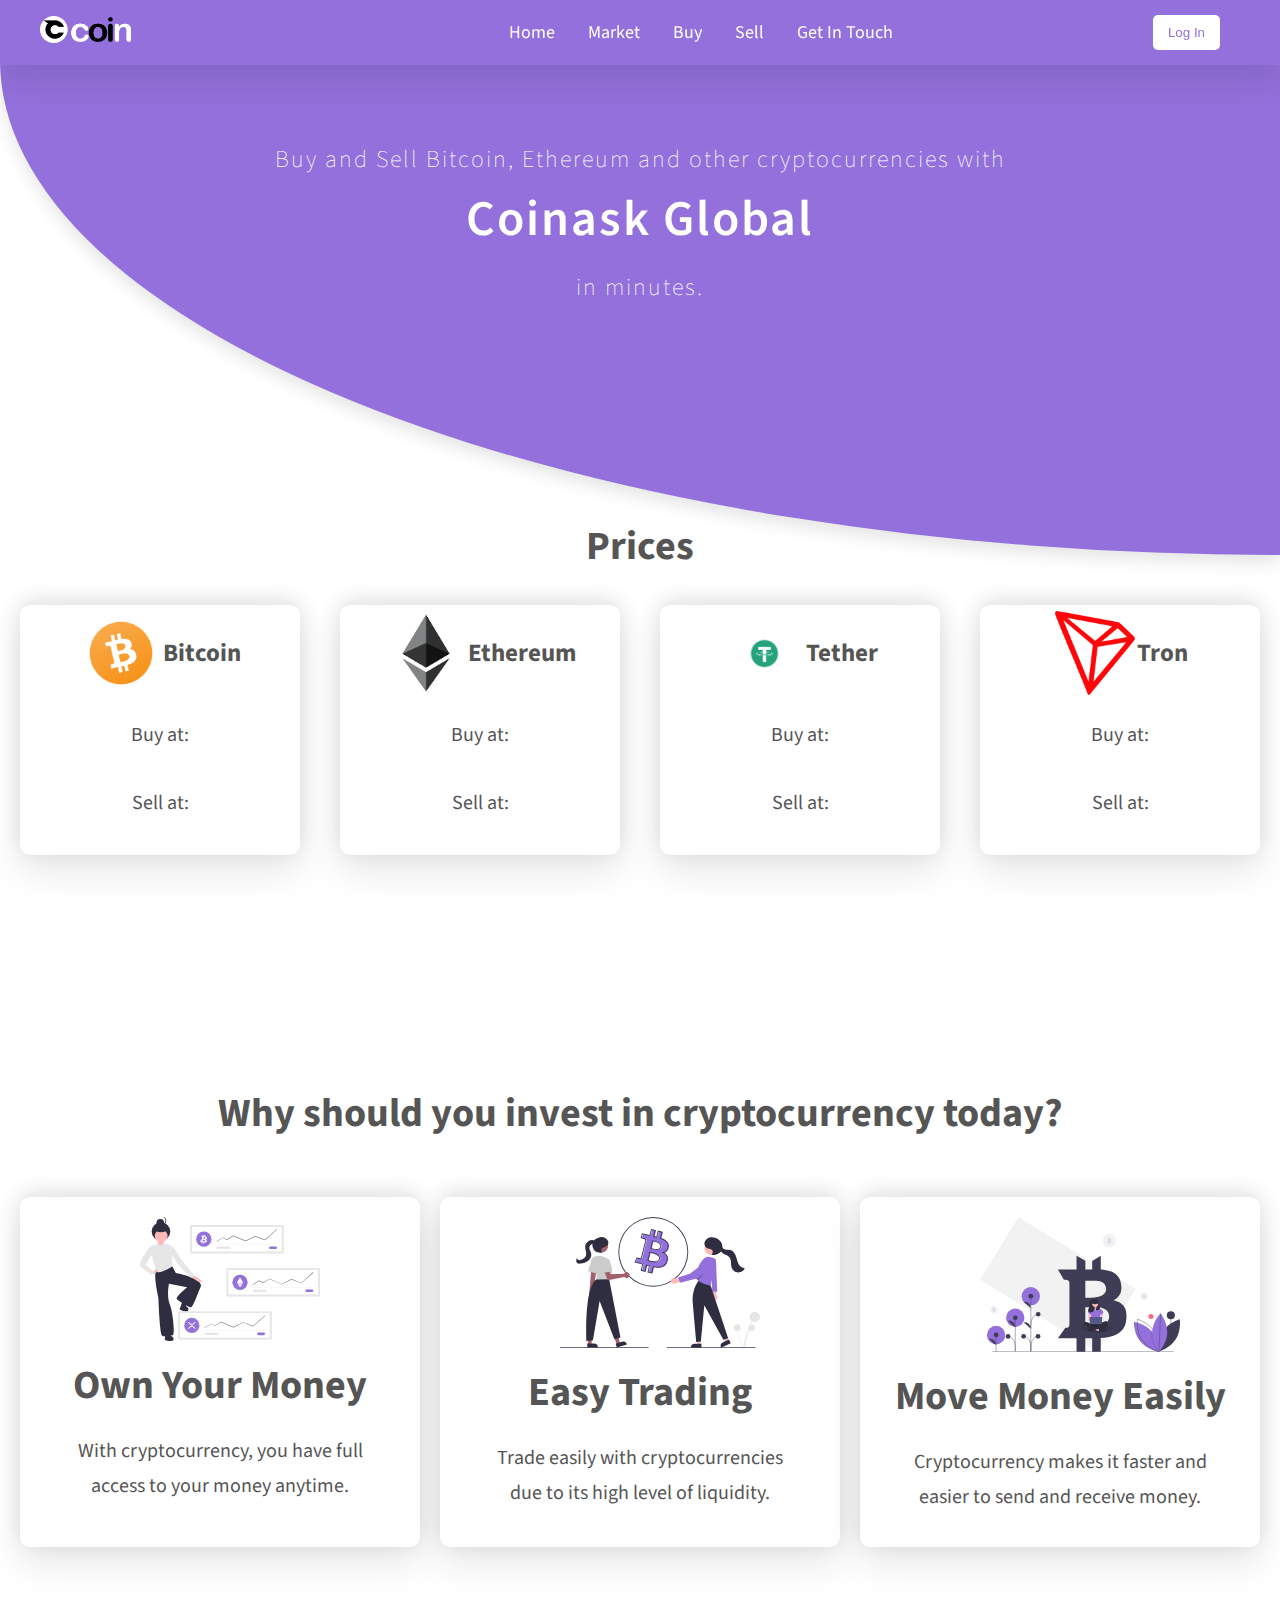
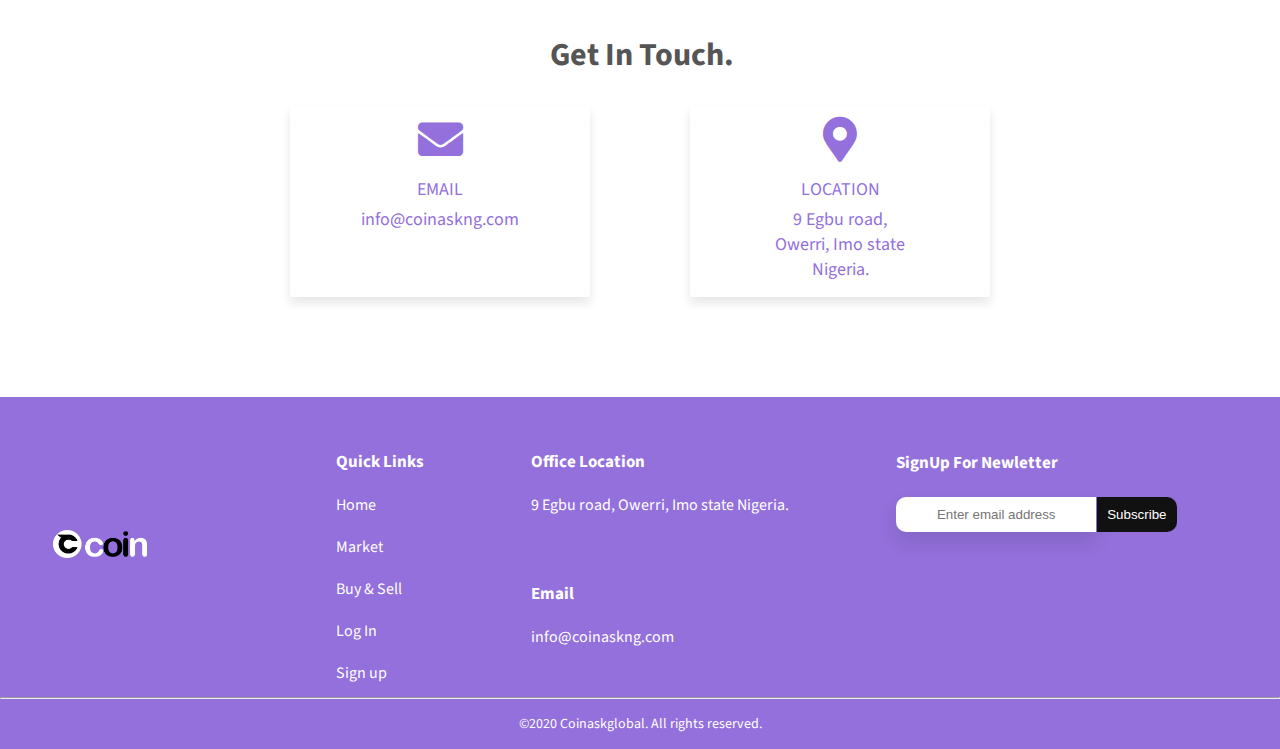
<file: index.html>
<!DOCTYPE html>
<html lang="en">
<head>
    <meta charset="UTF-8">
    <meta name="viewport" content="width=device-width, initial-scale=1.0">
    <title>Welcome To Coin</title>
    <link rel="shortcut icon" type="image/png" href="F:\Users\User\Desktop\Coin Website\images\COINCOIN 0.png">
    <link rel="stylesheet" href="style.css">
    <link href="https://fonts.googleapis.com/css2?family=Source+Sans+Pro&display=swap" rel="stylesheet">
    <link rel="stylesheet" href="https://cdnjs.cloudflare.com/ajax/libs/font-awesome/5.13.0/css/all.min.css">
</head>
<body>
    <div class="container">
        <div class="menu">
            <div class="logo">
                <img src="images/7.png" alt="">
            </div>
            <div class="nav-links">
                <a href="index.html">Home</a>
                <a href="market.html">Market</a>
                <a href="buy1.html">Buy</a>
                <a href="sell.html">Sell</a>
                <a href="getintouch.html">Get In Touch</a>
            </div>
            <div class="reg">
                <a class="reg-link" href="login.html" target="_blank"><button class="reg-btn">Log In</button></a>
            </div>
        </div>

        <div class="bill-board">
            <div class="contents">
                <h2>Buy and Sell Bitcoin, Ethereum and other cryptocurrencies with 
                    <br><span class="content-span">Coinask Global</span>
                    <br>in minutes.
                </h2>
            </div>
        </div>

        <div class="pricing">
            <h2>Cryptocurrency Prices</h2>
            <br>
            <div class="card-container1">
                <h2 class="card-h2">Prices</h2>
                <div class="card-wrapper1">
                    <div class="add-card1">
                        <div class="symbol-flex">
                            <img src="images/bitcoin.png" alt="" class="coin-symbol">
                            <h2>Bitcoin</h2>
                        </div>
                            <p>Buy at: </p>
                            <p>Sell at: </p>
                    </div>
    
                    <div class="add-card2">
                        <div class="symbol-flex">
                            <img src="images/ethereum.png" alt="" class="coin-symbol">
                            <h2>Ethereum</h2>
                        </div>
                        <p>Buy at:  </p>
                        <p>Sell at: </p>
                    </div>
    
                    <div class="add-card3">
                        <div class="symbol-flex">
                            <img src="images/tether.png" alt="" class="coin-symbol">
                            <h2>Tether</h2>
                        </div>
                        <p>Buy at: </p>
                        <p>Sell at: </p>
                    </div>
    
                    <div class="add-card4">
                        <div class="symbol-flex">
                            <img src="images/tron.png" alt="" class="coin-symbol">
                            <h2>Tron</h2>
                        </div>
                        <p>Buy at: </p>
                        <p>Sell at: </p>
                    </div>
                </div>
            </div>
        </div>

        <div class="card-container">
            <h2>Why should you invest in cryptocurrency today?</h2>
            <div class="card-wrapper">
                <div class="added-card1">
                    <img src="images/undraw_crypto_portfolio_2jy5.svg" alt="">
                    <h2>Own Your Money</h2>
                    <p>With cryptocurrency, you have full access to your money anytime. </p>
                </div>

                <div class="added-card2">
                    <img src="images/undraw_Bitcoin_P2P_re_1xqa.svg" alt="">
                    <h2>Easy Trading</h2>
                    <p>Trade easily with cryptocurrencies due to its high level of liquidity.</p>
                </div>

                <div class="added-card3">
                    <img src="images/undraw_digital_currency_qpak.svg" alt="">
                    <h2>Move Money Easily</h2>
                    <p>Cryptocurrency makes it faster and easier to send and receive money. </p>
                </div>
            </div>
        </div>

        <div class="info">
            <h1>Get In Touch.</h1>
            <div class="info-card">
                <i class="icon fa fa-envelope"></i>
                <div class="card-details">
                    <h3>Email</h3>
                    <span>info@coinaskng.com</span>
                </div>
            </div>
    
            <div class="info-card">
                <i class="icon fas fa-map-marker-alt"></i>
                <div class="card-details">
                    <h3>Location</h3>
                    <span>9 Egbu road, Owerri, Imo state Nigeria.</span>
                </div>
            </div>
        </div>

        <div class="footer" data-aos="fade-right" data-aos-duration="2000">
            <div class="logo">
                <img src="images/7.png" alt="" class="logo2">
            </div>

            <div class="footer-links">
                <h3>Quick Links</h3>
                <p class="hi">Home</p>
                <p class="hi">Market</p>
                <p class="hi">Buy & Sell</p>
                <p class="hi">Log In</p>
                <p class="hi">Sign up</p>
            </div>

            <div class="address">
                <h3>Office Location</h3>
                <p>9 Egbu road, Owerri, Imo state Nigeria.</p>
                <br><br><br>
                <h3>Email</h3>
                <p>info@coinaskng.com</p>
            </div>

            <div class="footer-btn">
                <h3>SignUp For Newletter</h3>
                <br>
                <input type="text" placeholder="Enter email address">
                <button>Subscribe</button>
            </div>
                
        </div>

        <hr>
        <div class="copyright">
            <p>&#169;2020 Coinaskglobal. All rights reserved.</p>
        </div>

    </div>
</body>
</html>
</file>
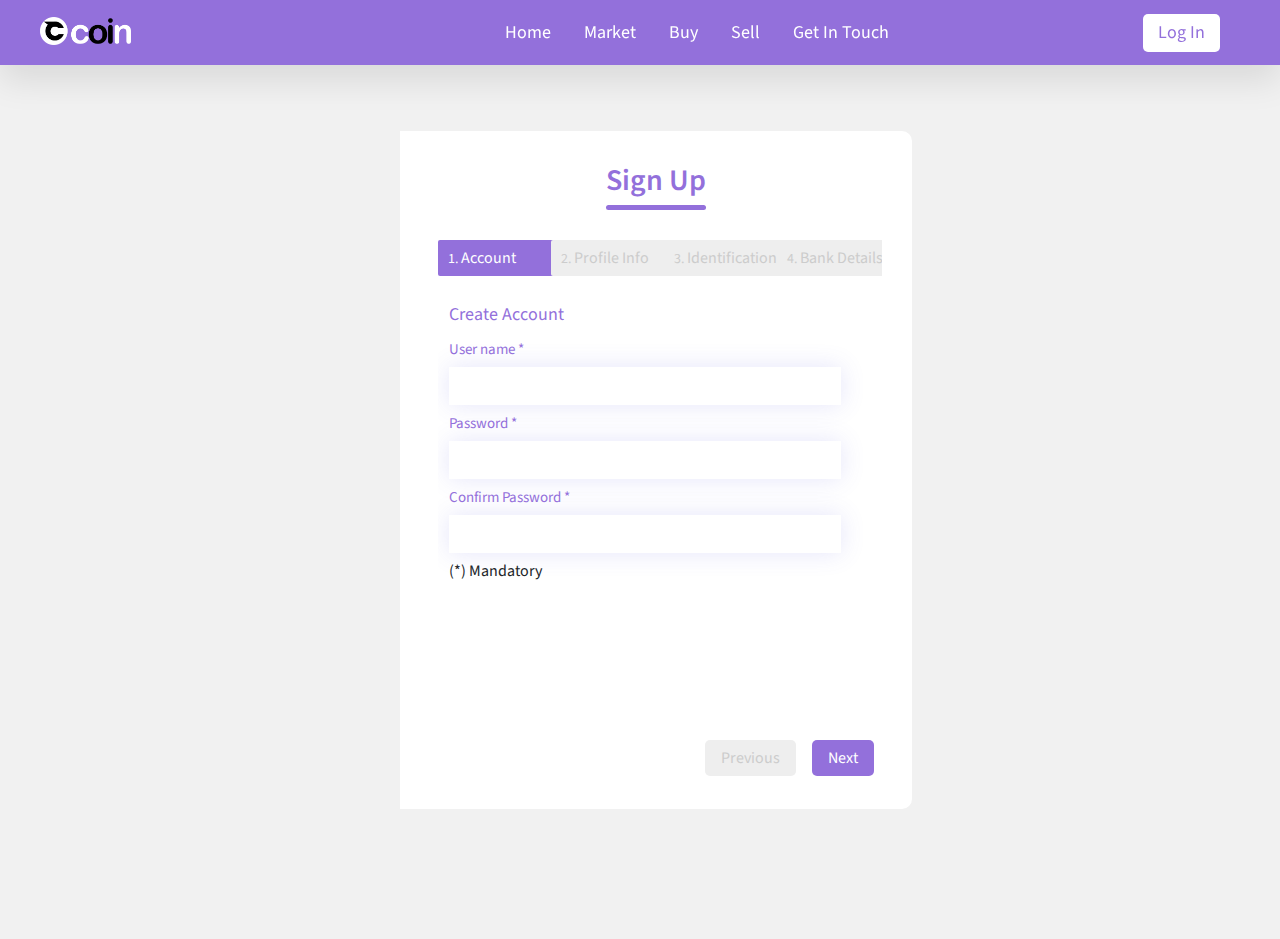
<file: wizard_form/index.html>
<!DOCTYPE html>
<html lang="en">
<head>
<title> Sign Up</title>
<meta charset="utf-8">
<meta http-equiv="X-UA-Compatible" content="IE=edge">
<meta name="viewport" content="width=device-width, initial-scale=1.0">
<meta name="description" content="Signup">
<link rel="shortcut icon" type="image/png" href="F:\Users\User\Desktop\Coin Website\images\COINCOIN 0.png">
<link rel="stylesheet" href="css/bootstrap.min.css">
<link rel="stylesheet" href="https://use.fontawesome.com/releases/v5.0.9/css/all.css">
<link rel="stylesheet" href="css/reset.css">
<link rel="stylesheet" href="css/style.css">
<link rel="stylesheet" href="css/responsive.css">
<link href="https://fonts.googleapis.com/css2?family=Source+Sans+Pro&display=swap" rel="stylesheet">
</head>
<body>

	<div class="container1">
        <div class="menu">
            <div class="logo">
                <img src="images/7.png" alt="">
            </div>
            <div class="nav-links">
                <a href="../index.html">Home</a>
                <a href="../market.html">Market</a>
                <a href="../buy1.html">Buy</a>
                <a href="../sell.html">Sell</a>
                <a href="#">Get In Touch</a>
            </div>
            <div class="reg">
                <a class="reg-link" href="../login.html" target="_blank"><button class="reg-btn">Log In</button></a>
            </div>
        </div>
	<div class="wizard-main">
		<div class="container">
			<div class="row">
				<div class="col-lg-12">
					<!--<h2 class="title-wb">Sign Up</h2>-->
				</div>
			</div>
			<div class="row">
				<div class="col-lg-6 login-sec">
					<div class="login-sec-bg">
						<h2 class="text-center">Sign Up</h2>
						<form id="example-advanced-form" action="#" style="display: none;">
							<h3>Account</h3>
							<fieldset class="form-input">
								<h4>Create Account</h4>

								<label for="userName">User name *</label>
								<input id="userName" name="userName" type="text" class="form-control required">
								<label for="password">Password *</label>
								<input id="password" name="password" type="password" class="form-control required">
								<label for="confirm">Confirm Password *</label>
								<input id="confirm" name="confirm" type="password" class="form-control required">
								<p>(*) Mandatory</p>
							</fieldset>

							<h3>Profile Info</h3>
							<fieldset class="form-input">
								<h4>Personal Details</h4>

								<label for="name">First name *</label>
								<input id="name" name="name" type="text" class="form-control required">
								<label for="surname">Last name *</label>
								<input id="surname" name="surname" type="text" class="form-control required">
								<label for="email">Email *</label>
								<input id="email" name="email" type="text" class="form-control form-controlrequired email">
								<label for="address">Address</label>
								<input id="address" name="address" type="text" class="form-control">
								<label for="age">Age (Must be 18 or older) *</label>
								<input id="age" name="age" type="number" class="form-control required number">
								<p>(*) Mandatory</p>
							</fieldset>

							<h3>Identification</h3>
							<fieldset class="form-input">
								<p>Click on the "Choose File" button to upload a passport photograph:</p>
								<br>
								<label for="">Upload a Passport</label>
								<input type="file" id="file" aria-label="File browser example">
								<br>
								<p>Click on the "Choose File" button to upload a means of identification:</p>
								<br>
								<label for="">Upload a Valid ID</label>
								<input type="file" id="file" aria-label="File browser example">
								<br>

							</fieldset>

							<h3>Bank Details</h3>
							<fieldset class="form-input">
								<label for="">Bank</label>
								<br><br>
								<select id="country" name="country" class="select-tag">
									<option value="">Select a bank --</option>
									<option value="Access Bank Nig. Plc">Access Bank Nig. Plc</option>
									<option value="Ecobank Nigeria Plc">Ecobank Nigeria Plc</option>
									<option value="FCMB Plc">FCMB Plc</option>
									<option value="Fidelity Bank Plc">Fidelity Bank Plc</option>
									<option value="First Bank of Nigeria Plc">First Bank of Nigeria Plc</option>
									<option value="GTB Plc">GTB Plc</option>
									<option value="Heritage Banking Company Ltd.">Heritage Banking Company Ltd.</option>
									<option value="KeyStone Bank Plc">KeyStone Bank Plc</option>
									<option value="Polaris Bank Ltd.">Polaris Bank Ltd.</option>
									<option value="Providus Bank Ltd.">Providus Bank Ltd.</option>
									<option value="Stanbic - IBTC Bank Plc">Stanbic - IBTC Bank Plc</option>
									<option value="Standard Chartered Bank Plc">Standard Chartered Bank Plc</option>
									<option value="Sterling Bank Plc">Sterling Bank Plc</option>
									<option value="Union Bank of Nigeria Plc">Union Bank of Nigeria Plc</option>
									<option value="United Bank for Africa Plc">United Bank for Africa Plc</option>
									<option value="Unity Bank Plc">Unity Bank Plc</option>
									<option value="Wema Bank Plc">Wema Bank Plc</option>
									<option value="Zenith Bank Plc">Zenith Bank Plc</option>
								</select>
								<br><br><br>
								<label for="">Account Name</label>
								<input type="text" placeholder="Account Name" class="form-control required">
								<br>
								<label for="">Account Number</label>
								<input type="number" placeholder="Account Number" class="form-control required">
								<br>
							</fieldset>
						</form>			
					</div>
				</div>			
			</div>
		<!--<div class="row">
			<div class="col-lg-12">
				<p class="copyright text-center">All Rights Reserved. &copy; 2018 <a href="#">Wizard Form with Validation</a> Design By : 
					<a href="https://html.design/">html design</a>
				</p>
			</div>
		</div>-->
	</div>
</div>

<!-- jquery latest version -->
<script src="js/jquery.min.js"></script>
<!-- popper.min.js -->
<script src="js/popper.min.js"></script>    
<!-- bootstrap js -->
<script src="js/bootstrap.min.js"></script>
<!-- jquery.steps js -->
<script src='https://ajax.aspnetcdn.com/ajax/jquery.validate/1.15.0/jquery.validate.js'></script>
<script src="js/jquery.steps.js"></script>

<script>
	var form = $("#example-advanced-form").show();

	form.steps({
		headerTag: "h3",
		bodyTag: "fieldset",
		transitionEffect: "slideLeft",
		onStepChanging: function (event, currentIndex, newIndex)
		{
			// Allways allow previous action even if the current form is not valid!
			if (currentIndex > newIndex)
			{
				return true;
			}
			// Forbid next action on "Warning" step if the user is to young
			/*if (newIndex === 3 && Number($("#age").val()) < 18)
			{
				return false;
			}*/
			// Needed in some cases if the user went back (clean up)
			if (currentIndex < newIndex)
			{
				// To remove error styles
				form.find(".body:eq(" + newIndex + ") label.error").remove();
				form.find(".body:eq(" + newIndex + ") .error").removeClass("error");
			}
			form.validate().settings.ignore = ":disabled,:hidden";
			return form.valid();
		},
		onStepChanged: function (event, currentIndex, priorIndex)
		{
			// Used to skip the "Warning" step if the user is old enough.
			/*if (currentIndex === 2 && Number($("#age").val()) >= 18)
			{
				form.steps("next");
			}*/
			// Used to skip the "Warning" step if the user is old enough and wants to the previous step.
			if (currentIndex === 2 && priorIndex === 3)
			{
				form.steps("previous");
			}
		},
		onFinishing: function (event, currentIndex)
		{
			form.validate().settings.ignore = ":disabled";
			return form.valid();
		},
		onFinished: function (event, currentIndex)
		{
			alert("Submitted!");
		}
	}).validate({
		errorPlacement: function errorPlacement(error, element) { element.before(error); },
		rules: {
			confirm: {
				equalTo: "#password"
			}
		}
	});
</script>

</body>
</html>
</file>
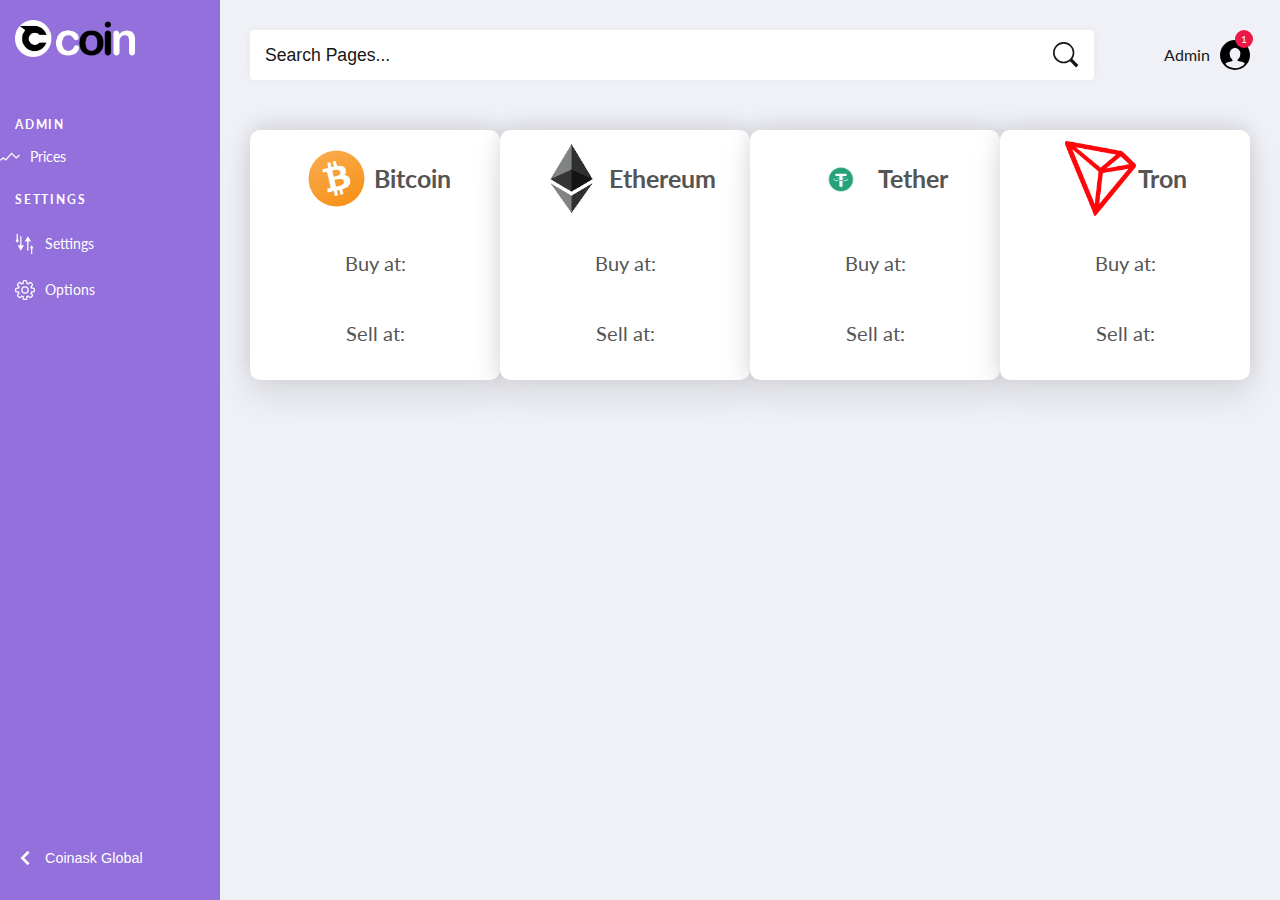
<file: admin.html>
<!DOCTYPE html>
<html lang="en">
<head>
    <meta charset="UTF-8">
    <meta name="viewport" content="width=device-width, initial-scale=1.0">
    <title>Admin</title>
    <link rel="stylesheet" href="admin.css">
    <link rel="shortcut icon" type="image/png" href="F:\Users\User\Desktop\Coin Website\images\COINCOIN 0.png">
</head>
<body>
    
</body>
</html>

<svg style="display:none;">
    <symbol id="down" viewBox="0 0 16 16">
      <polygon points="3.81 4.38 8 8.57 12.19 4.38 13.71 5.91 8 11.62 2.29 5.91 3.81 4.38" />
    </symbol>
    <symbol id="users" viewBox="0 0 16 16">
      <path d="M8,0a8,8,0,1,0,8,8A8,8,0,0,0,8,0ZM8,15a7,7,0,0,1-5.19-2.32,2.71,2.71,0,0,1,1.7-1,13.11,13.11,0,0,0,1.29-.28,2.32,2.32,0,0,0,.94-.34,1.17,1.17,0,0,0-.27-.7h0A3.61,3.61,0,0,1,5.15,7.49,3.18,3.18,0,0,1,8,4.07a3.18,3.18,0,0,1,2.86,3.42,3.6,3.6,0,0,1-1.32,2.88h0a1.13,1.13,0,0,0-.27.69,2.68,2.68,0,0,0,.93.31,10.81,10.81,0,0,0,1.28.23,2.63,2.63,0,0,1,1.78,1A7,7,0,0,1,8,15Z" />
    </symbol>
    <symbol id="collection" viewBox="0 0 16 16">
      <rect width="7" height="7" />
      <rect y="9" width="7" height="7" />
      <rect x="9" width="7" height="7" />
      <rect x="9" y="9" width="7" height="7" />
    </symbol>
    <symbol id="charts" viewBox="0 0 16 16">
      <polygon points="0.64 7.38 -0.02 6.63 2.55 4.38 4.57 5.93 9.25 0.78 12.97 4.37 15.37 2.31 16.02 3.07 12.94 5.72 9.29 2.21 4.69 7.29 2.59 5.67 0.64 7.38" />
      <rect y="9" width="2" height="7" />
      <rect x="12" y="8" width="2" height="8" />
      <rect x="8" y="6" width="2" height="10" />
      <rect x="4" y="11" width="2" height="5" />
    </symbol>
    <symbol id="comments" viewBox="0 0 16 16">
        <path d="M0,16.13V2H15V13H5.24ZM1,3V14.37L5,12h9V3Z"/><rect x="3" y="5" width="9" height="1"/><rect x="3" y="7" width="7" height="1"/><rect x="3" y="9" width="5" height="1"/>
      </symbol>
    <symbol id="pages" viewBox="0 0 16 16">
      <rect x="4" width="12" height="12" transform="translate(20 12) rotate(-180)"/><polygon points="2 14 2 2 0 2 0 14 0 16 2 16 14 16 14 14 2 14"/>
      </symbol>
    <symbol id="appearance" viewBox="0 0 16 16">
      <path d="M3,0V7A2,2,0,0,0,5,9H6v5a2,2,0,0,0,4,0V9h1a2,2,0,0,0,2-2V0Zm9,7a1,1,0,0,1-1,1H9v6a1,1,0,0,1-2,0V8H5A1,1,0,0,1,4,7V6h8ZM4,5V1H6V4H7V1H9V4h1V1h2V5Z"/>
    </symbol>
    <symbol id="trends" viewBox="0 0 16 16">
      <polygon points="0.64 11.85 -0.02 11.1 2.55 8.85 4.57 10.4 9.25 5.25 12.97 8.84 15.37 6.79 16.02 7.54 12.94 10.2 9.29 6.68 4.69 11.76 2.59 10.14 0.64 11.85"/>
    </symbol>
    <symbol id="settings" viewBox="0 0 16 16">
      <rect x="9.78" y="5.34" width="1" height="7.97"/><polygon points="7.79 6.07 10.28 1.75 12.77 6.07 7.79 6.07"/><rect x="4.16" y="1.75" width="1" height="7.97"/><polygon points="7.15 8.99 4.66 13.31 2.16 8.99 7.15 8.99"/><rect x="1.28" width="1" height="4.97"/><polygon points="3.28 4.53 1.78 7.13 0.28 4.53 3.28 4.53"/><rect x="12.84" y="11.03" width="1" height="4.97"/><polygon points="11.85 11.47 13.34 8.88 14.84 11.47 11.85 11.47"/>
      </symbol>
    <symbol id="options" viewBox="0 0 16 16">
      <path d="M8,11a3,3,0,1,1,3-3A3,3,0,0,1,8,11ZM8,6a2,2,0,1,0,2,2A2,2,0,0,0,8,6Z"/><path d="M8.5,16h-1A1.5,1.5,0,0,1,6,14.5v-.85a5.91,5.91,0,0,1-.58-.24l-.6.6A1.54,1.54,0,0,1,2.7,14L2,13.3a1.5,1.5,0,0,1,0-2.12l.6-.6A5.91,5.91,0,0,1,2.35,10H1.5A1.5,1.5,0,0,1,0,8.5v-1A1.5,1.5,0,0,1,1.5,6h.85a5.91,5.91,0,0,1,.24-.58L2,4.82A1.5,1.5,0,0,1,2,2.7L2.7,2A1.54,1.54,0,0,1,4.82,2l.6.6A5.91,5.91,0,0,1,6,2.35V1.5A1.5,1.5,0,0,1,7.5,0h1A1.5,1.5,0,0,1,10,1.5v.85a5.91,5.91,0,0,1,.58.24l.6-.6A1.54,1.54,0,0,1,13.3,2L14,2.7a1.5,1.5,0,0,1,0,2.12l-.6.6a5.91,5.91,0,0,1,.24.58h.85A1.5,1.5,0,0,1,16,7.5v1A1.5,1.5,0,0,1,14.5,10h-.85a5.91,5.91,0,0,1-.24.58l.6.6a1.5,1.5,0,0,1,0,2.12L13.3,14a1.54,1.54,0,0,1-2.12,0l-.6-.6a5.91,5.91,0,0,1-.58.24v.85A1.5,1.5,0,0,1,8.5,16ZM5.23,12.18l.33.18a4.94,4.94,0,0,0,1.07.44l.36.1V14.5a.5.5,0,0,0,.5.5h1a.5.5,0,0,0,.5-.5V12.91l.36-.1a4.94,4.94,0,0,0,1.07-.44l.33-.18,1.12,1.12a.51.51,0,0,0,.71,0l.71-.71a.5.5,0,0,0,0-.71l-1.12-1.12.18-.33a4.94,4.94,0,0,0,.44-1.07l.1-.36H14.5a.5.5,0,0,0,.5-.5v-1a.5.5,0,0,0-.5-.5H12.91l-.1-.36a4.94,4.94,0,0,0-.44-1.07l-.18-.33L13.3,4.11a.5.5,0,0,0,0-.71L12.6,2.7a.51.51,0,0,0-.71,0L10.77,3.82l-.33-.18a4.94,4.94,0,0,0-1.07-.44L9,3.09V1.5A.5.5,0,0,0,8.5,1h-1a.5.5,0,0,0-.5.5V3.09l-.36.1a4.94,4.94,0,0,0-1.07.44l-.33.18L4.11,2.7a.51.51,0,0,0-.71,0L2.7,3.4a.5.5,0,0,0,0,.71L3.82,5.23l-.18.33a4.94,4.94,0,0,0-.44,1.07L3.09,7H1.5a.5.5,0,0,0-.5.5v1a.5.5,0,0,0,.5.5H3.09l.1.36a4.94,4.94,0,0,0,.44,1.07l.18.33L2.7,11.89a.5.5,0,0,0,0,.71l.71.71a.51.51,0,0,0,.71,0Z"/>
      </symbol>
    <symbol id="collapse" viewBox="0 0 16 16">
      <polygon points="11.62 3.81 7.43 8 11.62 12.19 10.09 13.71 4.38 8 10.09 2.29 11.62 3.81"/>
    </symbol>
    <symbol id="search" viewBox="0 0 16 16">
      <path d="M6.57,1A5.57,5.57,0,1,1,1,6.57,5.57,5.57,0,0,1,6.57,1m0-1a6.57,6.57,0,1,0,6.57,6.57A6.57,6.57,0,0,0,6.57,0Z"/><rect x="11.84" y="9.87" width="2" height="5.93" transform="translate(-5.32 12.84) rotate(-45)"/>
    </symbol>
  </svg>
  <header class="page-header">
    <nav>
      <a href="#0">
        <img class="logo" src="images/7.png" alt="Coinask logo">
      </a>
      <button class="toggle-mob-menu" aria-expanded="false" aria-label="open menu">
        <svg width="20" height="20" aria-hidden="true">
          <use xlink:href="#down"></use>
        </svg>
      </button>
      <ul class="admin-menu">
        <li class="menu-heading">
          <h3>Admin</h3>
        </li>
          <a href="#0">
              <svg>
                <use xlink:href="#trends"></use>
              </svg>
              <span>Prices</span>
            </a>
        </li>
        <li class="menu-heading">
          <h3>Settings</h3>
        </li>
        <li>
          <a href="#0">
            <svg>
              <use xlink:href="#settings"></use>
            </svg>
            <span>Settings</span>
          </a>
        </li>
        <li>
          <a href="#0">
            <svg>
              <use xlink:href="#options"></use>
            </svg>
            <span>Options</span>
          </a>
        </li>
        <li>
          <button class="collapse-btn" aria-expanded="true" aria-label="collapse menu">
            <svg aria-hidden="true">
              <use xlink:href="#collapse"></use>
            </svg>
            <span>Coinask Global</span>
          </button>
        </li>
      </ul>
    </nav>
  </header>
  <section class="page-content">
    <section class="search-and-user">
      <form>
        <input type="search" placeholder="Search Pages...">
        <button type="submit" aria-label="submit form">
          <svg aria-hidden="true">
            <use xlink:href="#search"></use>
          </svg>
        </button>
      </form>
      <div class="admin-profile">
        <span class="greeting">Admin</span>
        <div class="notifications">
          <span class="badge">1</span>
          <svg>
            <use xlink:href="#users"></use>
          </svg>
        </div>
      </div>
    </section>
    <section class="grid">
        <div class="card-container">
            <!--<h2 class="card-h2">Prices</h2>-->
            <div class="card-wrapper">
                <div class="added-card1">
                  <div class="symbol-flex">
                    <img src="images/bitcoin.png" alt="" class="coin-symbol">
                    <h2>Bitcoin</h2>
                </div>
                    <p>Buy at: </p>
                    <p>Sell at: </p>
                </div>

                <div class="added-card2">
                  <div class="symbol-flex">
                    <img src="images/ethereum.png" alt="" class="coin-symbol">
                    <h2>Ethereum</h2>
                </div>
                    <p>Buy at:  </p>
                    <p>Sell at: </p>
                </div>

                <div class="added-card3">
                  <div class="symbol-flex">
                    <img src="images/tether.png" alt="" class="coin-symbol">
                    <h2>Tether</h2>
                </div>
                    <p>Buy at: </p>
                    <p>Sell at: </p>
                </div>

                <div class="added-card4">
                  <div class="symbol-flex">
                    <img src="images/tron.png" alt="" class="coin-symbol">
                    <h2>Tron</h2>
                </div>
                    <p>Buy at: </p>
                    <p>Sell at: </p>
                </div>
            </div>
        </div>
    </section>
  </section>
</file>
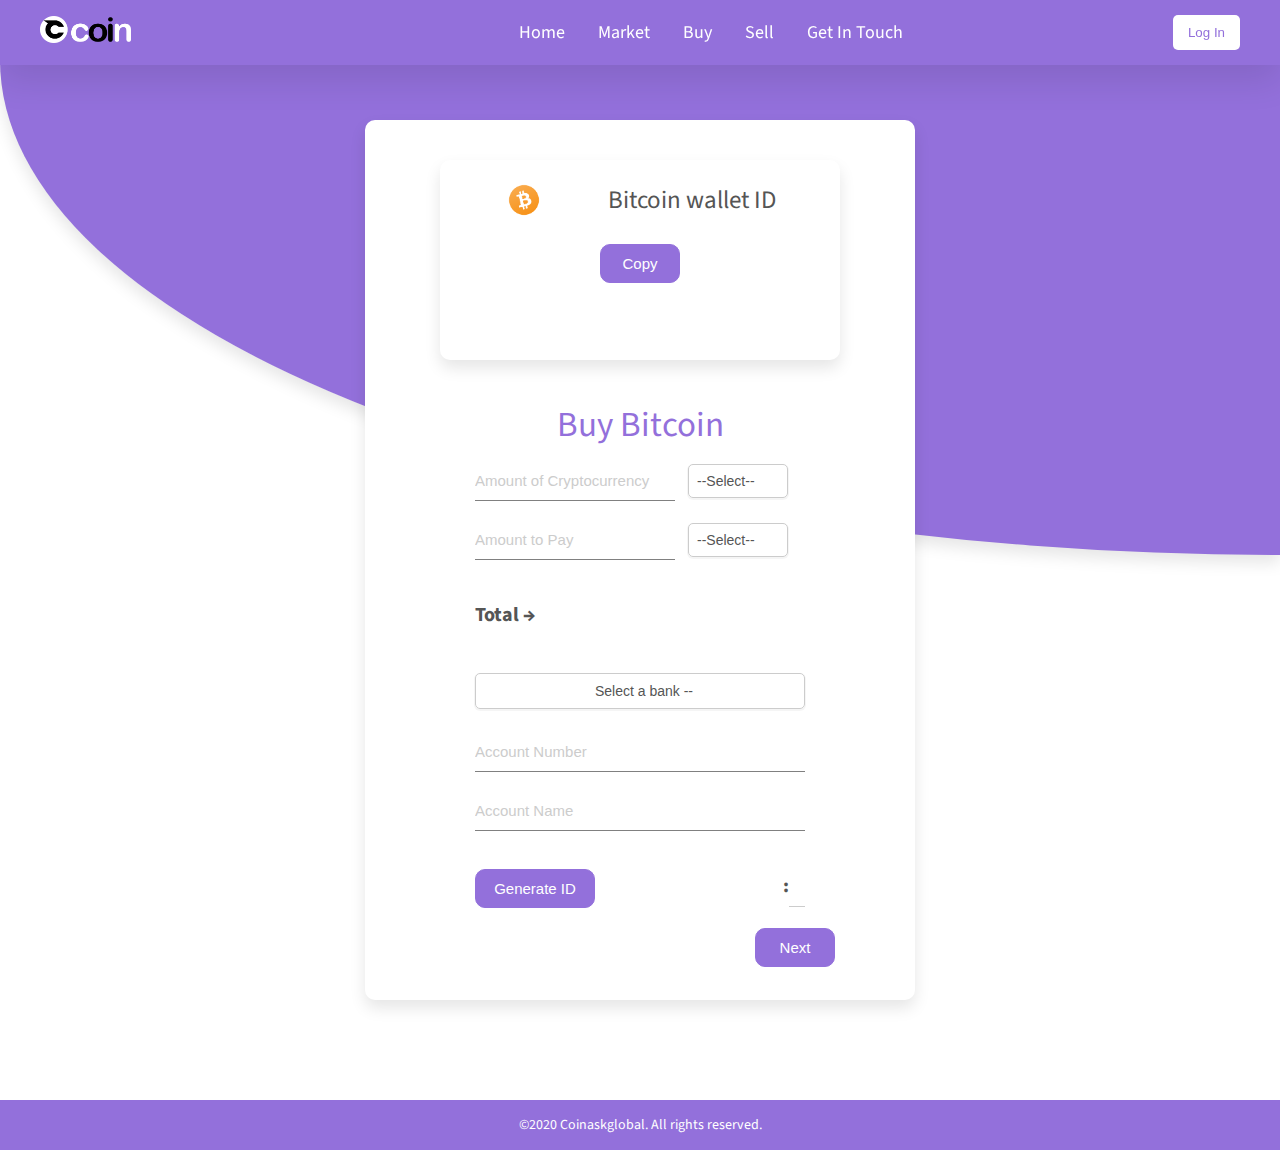
<file: btc.html>
<!DOCTYPE html>
<html lang="en">
<head>
    <meta charset="UTF-8">
    <meta name="viewport" content="width=device-width, initial-scale=1.0">
    <title>Bitcoin</title>
    <link rel="shortcut icon" type="image/png" href="F:\Users\User\Desktop\Coin Website\images\COINCOIN 0.png">
    <link rel="stylesheet" href="btc.css">
    <link href="https://fonts.googleapis.com/css2?family=Source+Sans+Pro&display=swap" rel="stylesheet">
    <link rel="stylesheet" href="https://cdnjs.cloudflare.com/ajax/libs/font-awesome/5.13.0/css/all.min.css">
</head>
<body>
    <div class="container">
        <div class="menu">
            <div class="logo">
                <img src="images/7.png" alt="">
            </div>
            <div class="nav-links">
                <a href="index.html" class="hover">Home</a>
                <a href="market.html" class="hover">Market</a>
                <a href="buy1.html" class="hover">Buy</a>
                <a href="sell.html" class="hover">Sell</a>
                <a href="getintouch.html" class="hover">Get In Touch</a>
            </div>
            <div class="reg">
                <a class="reg-link" href="login.html" target="_blank"><button class="reg-btn">Log In</button></a>
            </div>
        </div>

        <div class="bill-board"></div>
        
        <div class="wallet-container">
            <div class="wallet-id">
                <div class="wallet-symbol">
                    <img src="images/bitcoin.png" alt="" class="wallet-logo">
                    <h2 class="list-heading">Bitcoin wallet ID</h2>
                </div>
                <p></p>
                <div class="tooltip">
                    <button onclick="myFunction()" onmouseout="outFunc()" class="btn">
                      Copy
                    </button>
                </div>
            </div>  
            <div class="buy-details">
                    <h2>Buy Bitcoin</h2>
                    <form id="buy-details1">
                        <div>
                            <input type="number" name="" id="" placeholder="Amount of Cryptocurrency" class="form-control1">
                            <select id="Currency">
                                <option value="">--Select--</option>
                            </select>
                        </div>
                        <div>
                            <input type="number" name="" id="" placeholder="Amount to Pay" class="form-control1">
                            <select id="Currency">
                                <option value="">--Select--</option>
                            </select>
                        </div>

                        <div class="align total">
                            <span>Total  &#8594;</span>
                            <span id="total-with-tip"></span>
                        </div>

                        <br><br>
                        <select id="banks" name="banks" class="select-tag">
                            <option value="">Select a bank --</option>
                            <option value="Access Bank Nig. Plc">Access Bank Nig. Plc</option>
                            <option value="Ecobank Nigeria Plc">Ecobank Nigeria Plc</option>
                            <option value="FCMB Plc">FCMB Plc</option>
                            <option value="Fidelity Bank Plc">Fidelity Bank Plc</option>
                            <option value="First Bank of Nigeria Plc">First Bank of Nigeria Plc</option>
                            <option value="GTB Plc">GTB Plc</option>
                            <option value="Heritage Banking Company Ltd.">Heritage Banking Company Ltd.</option>
                            <option value="KeyStone Bank Plc">KeyStone Bank Plc</option>
                            <option value="Polaris Bank Ltd.">Polaris Bank Ltd.</option>
                            <option value="Providus Bank Ltd.">Providus Bank Ltd.</option>
                            <option value="Stanbic - IBTC Bank Plc">Stanbic - IBTC Bank Plc</option>
                            <option value="Standard Chartered Bank Plc">Standard Chartered Bank Plc</option>
                            <option value="Sterling Bank Plc">Sterling Bank Plc</option>
                            <option value="Union Bank of Nigeria Plc">Union Bank of Nigeria Plc</option>
                            <option value="United Bank for Africa Plc">United Bank for Africa Plc</option>
                            <option value="Unity Bank Plc">Unity Bank Plc</option>
                            <option value="Wema Bank Plc">Wema Bank Plc</option>
                            <option value="Zenith Bank Plc">Zenith Bank Plc</option>
                        </select>
                        <br><br>
                        <input type="number" value="" placeholder="Account Number" class="form-controls">
                        <br> 
                        <input type="text" name="name" placeholder="Account Name" class="form-controls">
                        <br>
                        <div class="align">
                        <button type="button" class="form-controls submit" id="generate">Generate ID</button>
                        <span>: <code id="output"></code></span>
                        </div>
                        <a href="#"><button class="btn submit1" type="button">Next</button></a>
                    </form>
            </div>
        </div>
    </div>
    <div class="copyright">
        <p>&#169;2020 Coinaskglobal. All rights reserved.</p>
    </div>
<script src="btc.js"></script>
</body>
</html>
</file>
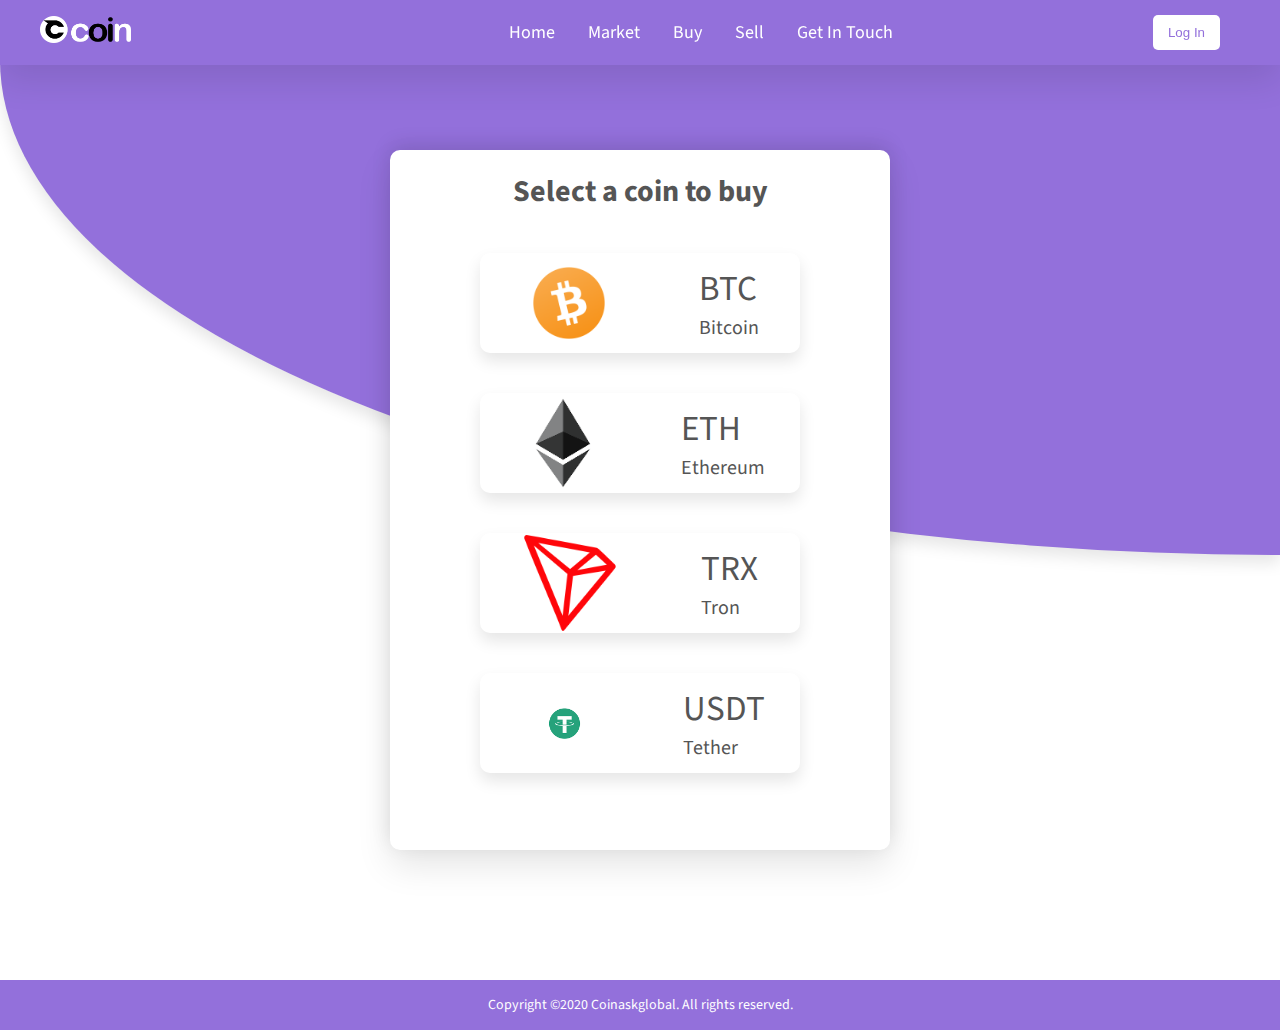
<file: buy1.html>
<!DOCTYPE html>
<html lang="en">
<head>
    <meta charset="UTF-8">
    <meta name="viewport" content="width=device-width, initial-scale=1.0">
    <title>Buy Cryptocurrency</title>
    <link rel="shortcut icon" type="image/png" href="F:\Users\User\Desktop\Coin Website\images\COINCOIN 0.png">
    <link rel="stylesheet" href="buy1.css">
    <link href="https://fonts.googleapis.com/css2?family=Source+Sans+Pro&display=swap" rel="stylesheet">
    <link rel="stylesheet" href="https://cdnjs.cloudflare.com/ajax/libs/font-awesome/5.13.0/css/all.min.css">
</head>
<body>
    <div class="container">
        <div class="menu">
            <div class="logo">
                <img src="images/7.png" alt="">
            </div>
            <div class="nav-links">
                <a href="index.html">Home</a>
                <a href="market.html">Market</a>
                <a href="buy1.html">Buy</a>
                <a href="sell.html">Sell</a>
                <a href="#">Get In Touch</a>
            </div>
            <div class="reg">
                <a class="reg-link" href="login.html" target="_blank"><button class="reg-btn">Log In</button></a>
            </div>
        </div>

        <div class="bill-board"></div>

        <div class="coin-content">
            <!--<h2>Buy Cryptocurrency</h2>-->
            <div class="coin-content-wrap">
                <div class="coin-content-head">
                    <h2>Select a coin to buy</h2>
                </div>
                <div class="coin-content-card">
                    <img src="images/bitcoin.png" alt="" class="coin-symbol">
                    <div class="coin-text">
                        <a href="btc.html" class="coin-link">BTC</a>
                        <p>Bitcoin</p>
                    </div>
                </div>
                <div class="coin-content-card">
                    <img src="images/ethereum.png" alt="" class="coin-symbol">
                    <div class="coin-text">
                        <a href="eth.html" class="coin-link">ETH</a>
                        <p>Ethereum</p>
                    </div>
                </div>
                <div class="coin-content-card">
                    <img src="images/tron.png" alt="" class="coin-symbol">
                    <div class="coin-text">
                        <a href="tron.html" class="coin-link">TRX</a>
                        <p>Tron</p>
                    </div>
                </div>
                <div class="coin-content-card">
                    <img src="images/tether.png" alt="" class="coin-symbol">
                    <div class="coin-text">
                        <a href="tether.html" class="coin-link">USDT</a>
                        <p>Tether</p>
                    </div>
                </div>
                <!--<button>Continue &#8594;</button>-->
            </div>
        </div>
    </div>
    <div class="copyright">
        <p>Copyright &#169;2020 Coinaskglobal. All rights reserved.</p>
    </div>
</body>
</html>
</file>
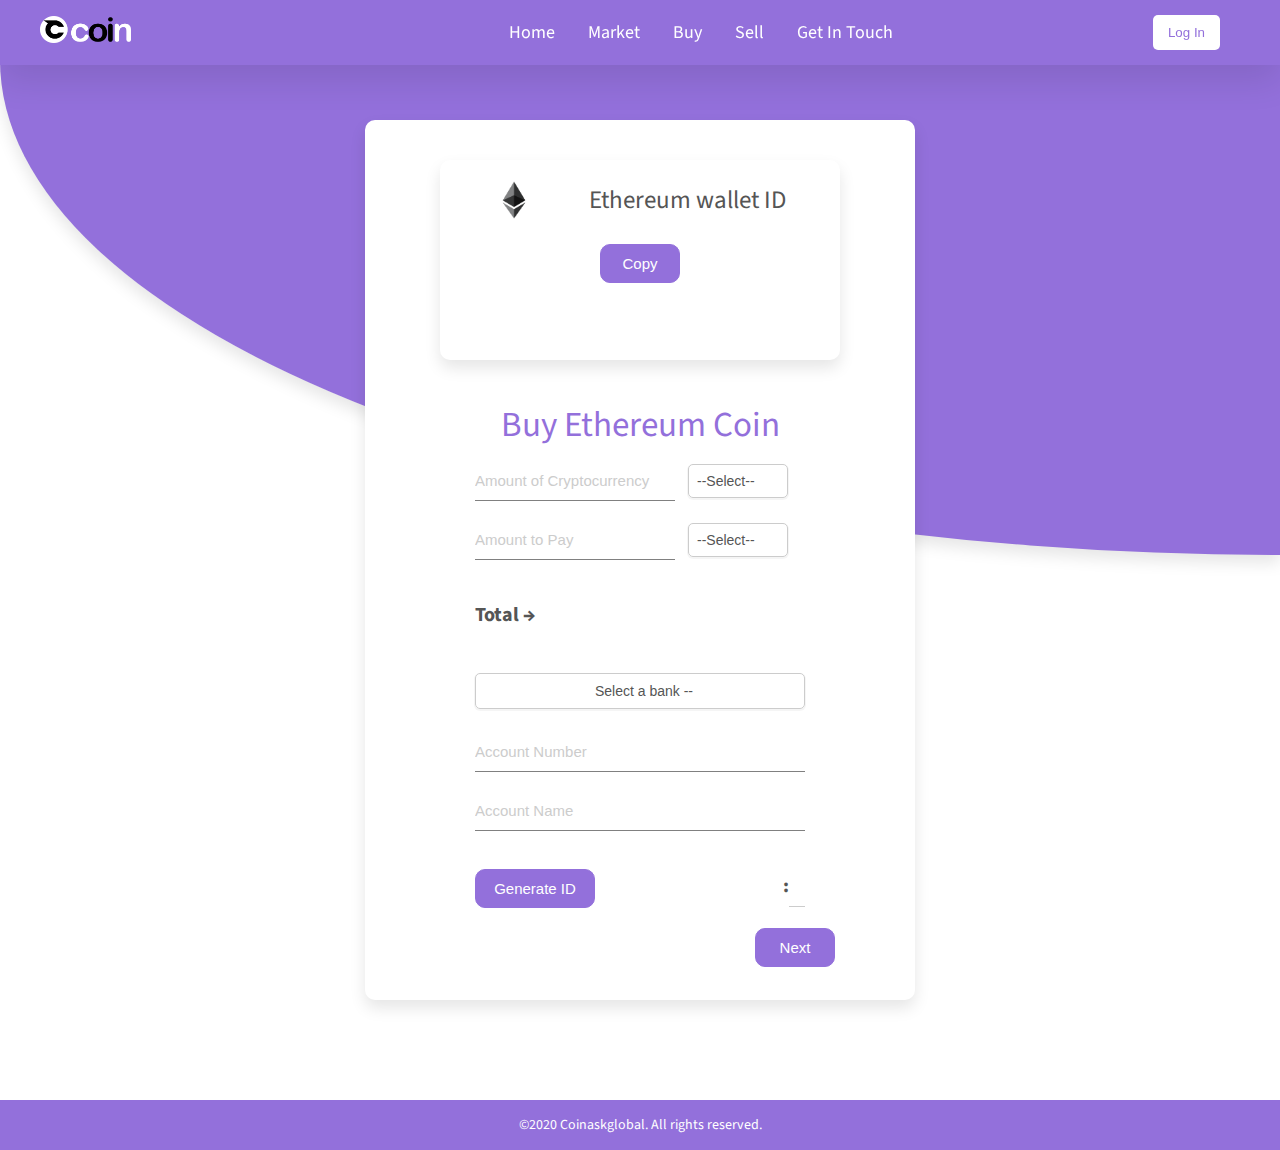
<file: eth.html>
<!DOCTYPE html>
<html lang="en">
<head>
    <meta charset="UTF-8">
    <meta name="viewport" content="width=device-width, initial-scale=1.0">
    <title>Ethereum</title>
    <link rel="shortcut icon" type="image/png" href="F:\Users\User\Desktop\Coin Website\images\COINCOIN 0.png">
    <link rel="stylesheet" href="eth.css">
    <link href="https://fonts.googleapis.com/css2?family=Source+Sans+Pro&display=swap" rel="stylesheet">
    <link rel="stylesheet" href="https://cdnjs.cloudflare.com/ajax/libs/font-awesome/5.13.0/css/all.min.css">
</head>
<body>
    <div class="container">
        <div class="menu">
            <div class="logo">
                <img src="images/7.png" alt="">
            </div>
            <div class="nav-links">
                <a href="index.html">Home</a>
                <a href="market.html">Market</a>
                <a href="buy1.html">Buy</a>
                <a href="sell.html">Sell</a>
                <a href="getintouch.html">Get In Touch</a>
            </div>
            <div class="reg">
                <a class="reg-link" href="login.html" target="_blank"><button class="reg-btn">Log In</button></a>
            </div>
        </div>

        <div class="bill-board"></div>
        
        <div class="wallet-container">
            <div class="wallet-id">
                <div class="wallet-symbol">
                    <img src="images/ethereum.png" alt="" class="wallet-logo">
                    <h2 class="list-heading">Ethereum wallet ID</h2>
                </div>
                <p></p>
                <div class="tooltip">
                    <button onclick="myFunction()" onmouseout="outFunc()" class="btn">
                      Copy
                    </button>
                </div>
            </div>  
            <div class="buy-details">
                    <h2>Buy Ethereum Coin</h2>
                    <form id="buy-details1">
                        <div>
                            <input type="number" name="" id="" placeholder="Amount of Cryptocurrency" class="form-control1">
                            <select id="Currency">
                                <option value="">--Select--</option>
                            </select>
                        </div>
                        <div>
                            <input type="number" name="" id="" placeholder="Amount to Pay" class="form-control1">
                            <select id="Currency">
                                <option value="">--Select--</option>
                            </select>
                        </div>

                        <div class="align total">
                            <span>Total  &#8594;</span>
                            <span id="total-with-tip"></span>
                        </div>

                        <br><br>
                        <select id="banks" name="banks" class="select-tag">
                            <option value="">Select a bank --</option>
                            <option value="Access Bank Nig. Plc">Access Bank Nig. Plc</option>
                            <option value="Ecobank Nigeria Plc">Ecobank Nigeria Plc</option>
                            <option value="FCMB Plc">FCMB Plc</option>
                            <option value="Fidelity Bank Plc">Fidelity Bank Plc</option>
                            <option value="First Bank of Nigeria Plc">First Bank of Nigeria Plc</option>
                            <option value="GTB Plc">GTB Plc</option>
                            <option value="Heritage Banking Company Ltd.">Heritage Banking Company Ltd.</option>
                            <option value="KeyStone Bank Plc">KeyStone Bank Plc</option>
                            <option value="Polaris Bank Ltd.">Polaris Bank Ltd.</option>
                            <option value="Providus Bank Ltd.">Providus Bank Ltd.</option>
                            <option value="Stanbic - IBTC Bank Plc">Stanbic - IBTC Bank Plc</option>
                            <option value="Standard Chartered Bank Plc">Standard Chartered Bank Plc</option>
                            <option value="Sterling Bank Plc">Sterling Bank Plc</option>
                            <option value="Union Bank of Nigeria Plc">Union Bank of Nigeria Plc</option>
                            <option value="United Bank for Africa Plc">United Bank for Africa Plc</option>
                            <option value="Unity Bank Plc">Unity Bank Plc</option>
                            <option value="Wema Bank Plc">Wema Bank Plc</option>
                            <option value="Zenith Bank Plc">Zenith Bank Plc</option>
                        </select>
                        <br><br>
                        <input type="number" value="" placeholder="Account Number" class="form-controls">
                        <br> 
                        <input type="text" name="name" placeholder="Account Name" class="form-controls">
                        <br>
                        <div class="align">
                            <button type="button" class="form-controls submit" id="generate">Generate ID</button>
                            <span>: <code id="output"></code></span>
                        </div>
                        <a href=""><button class="btn submit1" type="button">Next</button></a>
                    </form>
            </div>
        </div>
    </div>
    <div class="copyright">
        <p>&#169;2020 Coinaskglobal. All rights reserved.</p>
    </div>
<script src="eth.js"></script>
</body>
</html>
</file>
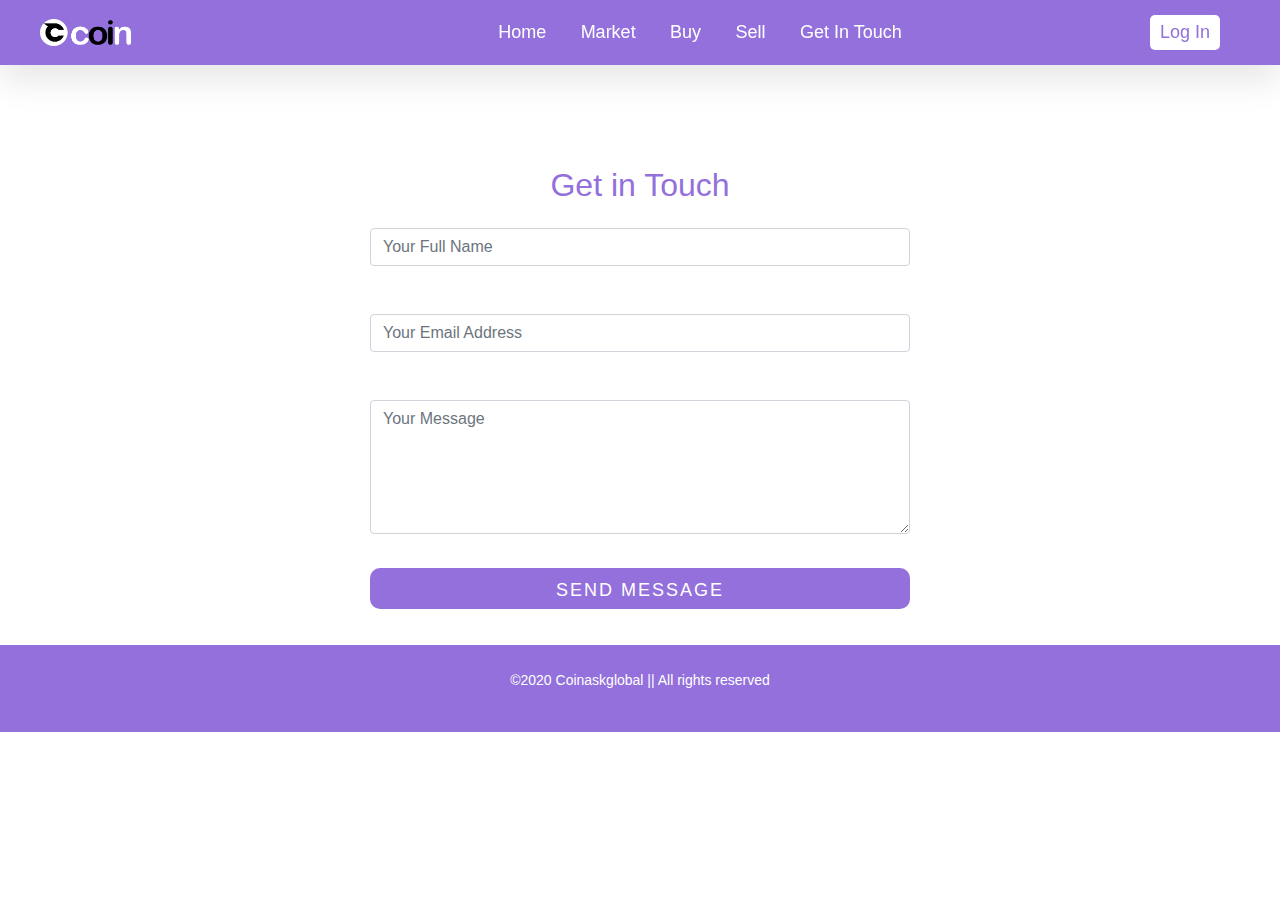
<file: getintouch.html>
<!DOCTYPE html>
<html lang="en">
<head>
    <meta charset="UTF-8">
    <meta name="viewport" content="width=device-width, initial-scale=1.0">
    <meta http-equiv="X-UA-Compatible" content="ie=edge">
    <title>Get in Touch</title>
    <link rel="stylesheet" href="getintouch.css">
    <link rel="stylesheet" href="https://cdnjs.cloudflare.com/ajax/libs/font-awesome/4.7.0/css/font-awesome.min.css">
    <link rel="stylesheet" href="https://stackpath.bootstrapcdn.com/bootstrap/4.5.2/css/bootstrap.min.css">
    <script src="https://code.jquery.com/jquery-3.5.1.slim.min.js" integrity="sha384-DfXdz2htPH0lsSSs5nCTpuj/zy4C+OGpamoFVy38MVBnE+IbbVYUew+OrCXaRkfj" crossorigin="anonymous"></script>
    <script src="https://stackpath.bootstrapcdn.com/bootstrap/4.5.2/js/bootstrap.min.js"></script>
</head> 
<body>
    <div class="container1">
        <div class="menu">
            <div class="logo">
                <img src="images/7.png" alt="">
            </div>
            <div class="nav-links">
                <a href="index.html">Home</a>
                <a href="market.html">Market</a>
                <a href="buy1.html">Buy</a>
                <a href="sell.html">Sell</a>
                <a href="getintouch.html">Get In Touch</a>
            </div>
            <div class="reg">
                <a class="reg-link" href="login.html" target="_blank"><button class="reg-btn">Log In</button></a>
            </div>
        </div>

        <!--<div class="bill-board"></div>-->

        <section class="contact-us">
            <div class="container">
            <div class="container w-50 text-center">
                <h2 class="py-3">Get in Touch</h2>
            </div>
            <div class="row justify-content-center">
            <form class="col-lg-6 col-lg-offset-5 align-center">
                <div class="form-group">
                <input type="text" name="name" placeholder="Your Full Name" class="form-control" required>
                <br>
                <br>
                <input type="text" name="Email" placeholder="Your Email Address" class="form-control">
                <br>
                <br>
                <textarea name="message" placeholder="Your Message" class="form-control" rows="5" required></textarea>
                <br> 
                <input type="submit" class="form-control submit" value="SEND MESSAGE">
                </div>
            </form>
            </div>
            </div>
        </section>
    </div>

    <div class="copyright">
        <p>&#169;2020 Coinaskglobal || All rights reserved</p>
    </div>

    <script src="https://code.jquery.com/jquery-3.5.1.slim.min.js" integrity="sha384-DfXdz2htPH0lsSSs5nCTpuj/zy4C+OGpamoFVy38MVBnE+IbbVYUew+OrCXaRkfj" crossorigin="anonymous"></script>
    <script src="https://stackpath.bootstrapcdn.com/bootstrap/4.5.2/js/bootstrap.min.js"></script>
</body>
</html>
</file>
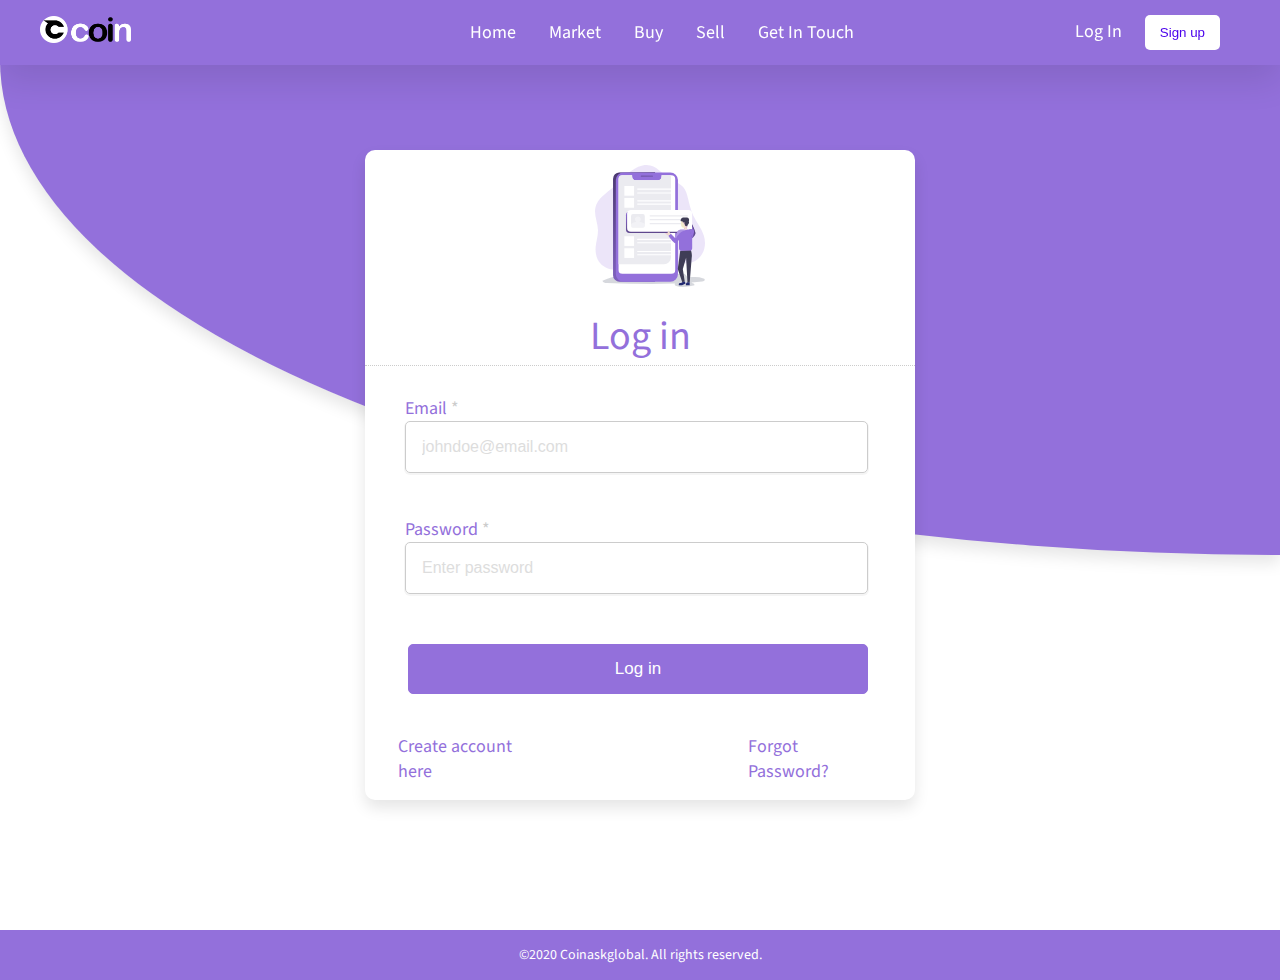
<file: login.html>
<!DOCTYPE html>
<html lang="en">
<head>
    <meta charset="UTF-8">
    <meta name="viewport" content="width=device-width, initial-scale=1.0">
    <title>Log in</title>
    <link rel="shortcut icon" type="image/png" href="F:\Users\User\Desktop\Coin Website\images\COINCOIN 0.png">
    <link rel="stylesheet" href="login.css">
    <link href="https://fonts.googleapis.com/css2?family=Source+Sans+Pro&display=swap" rel="stylesheet">
    <link rel="stylesheet" href="https://cdnjs.cloudflare.com/ajax/libs/font-awesome/5.13.0/css/all.min.css">
</head>
<body>
    <div class="container">
        <div class="menu">
            <div class="logo">
                <img src="images/7.png" alt="">
            </div>
            <div class="nav-links">
                <a href="index.html">Home</a>
                <a href="market.html">Market</a>
                <a href="buy1.html">Buy</a>
                <a href="sell.html">Sell</a>
                <a href="#">Get In Touch</a>
            </div>
            <div class="reg">
                <a class="reg-link" href="login.html">Log In</a>
                <a href="wizard_form/index.html" target="_blank"><button class="reg-btn">Sign up</button></a>
            </div>
        </div>

        <div class="bill-board"></div>

        <div class="card-container">
            <div class="header-wrapper">
                <img src="images/user_interface_.svg" alt="">
                <h2>Log in</h2>
            </div>
            <form action="" id="form">
                <div class="other1">
                    <div>
                        <label for="email" class="other-label">Email <span class="star">*</span></label>
                        <br> 
                        <input type="email" name="email" id="email" class="form-control" placeholder="johndoe@email.com" data-rule="required|email">
                    </div>
                    <br>
                    <div id="errors"></div>
                    <br>
                    <div>
                        <label for="password" class="other-label">Password <span class="star">*</span></label>
                        <br> 
                        <input type="password" name="password" id="password" class="form-control" placeholder="Enter password" data-rule="required|email">
                    </div>
                </div>
                <button class="btn" type="submit">Log in</button>
            </form>
            <div class="details">
                <p><a href="wizard_form/index.html">Create account here</a></p>
                <a class="forgot" href="#">Forgot Password?</a>
            </div>
        </div>
    </div>
    <div class="copyright">
        <p>&#169;2020 Coinaskglobal. All rights reserved.</p>
    </div>
<script src="login.js"></script>
</body>
</html>
</file>
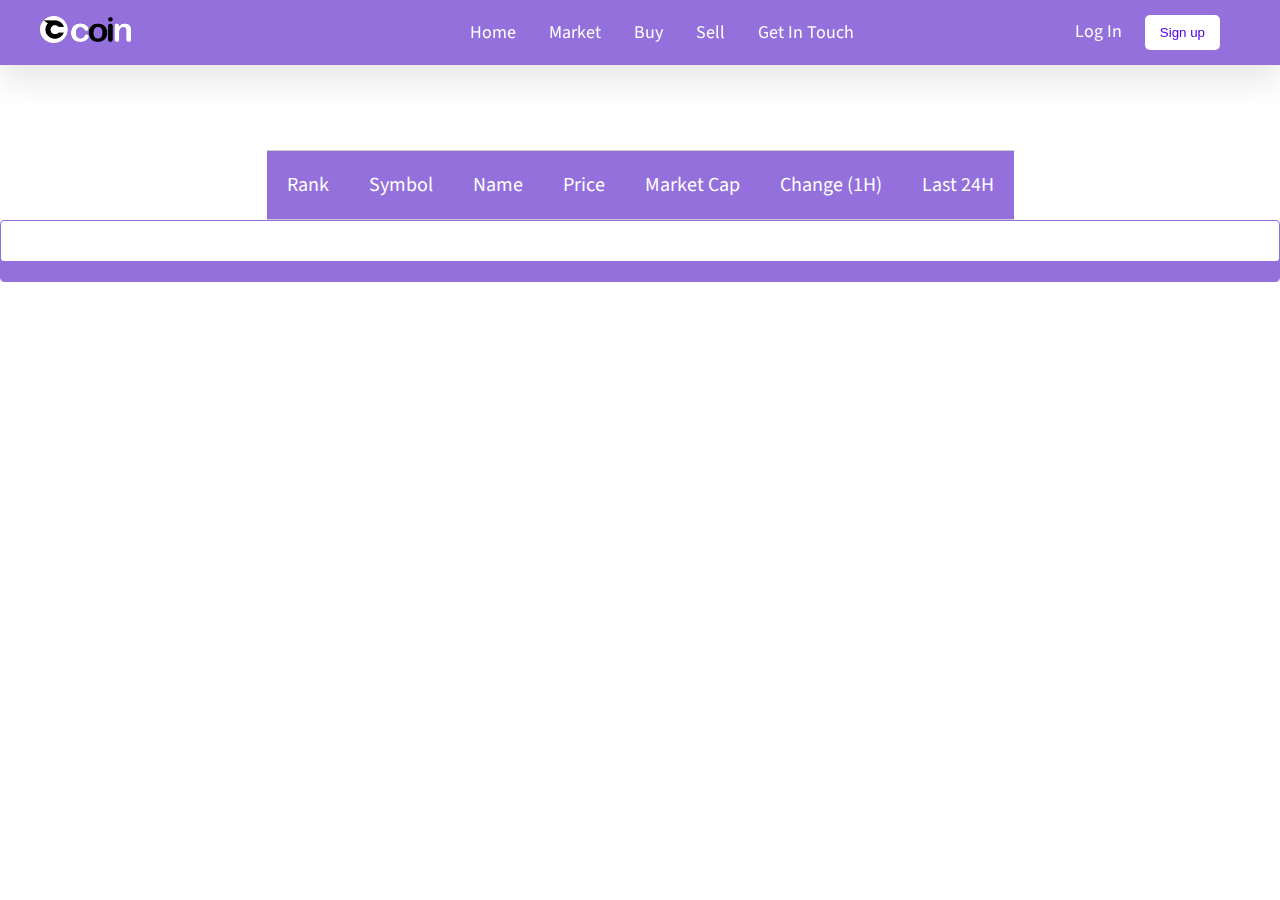
<file: market.html>
<!DOCTYPE html>
<html lang="en">
<head>
    <meta charset="UTF-8">
    <meta name="viewport" content="width=device-width, initial-scale=1.0">
    <title>Market</title>
    <link rel="shortcut icon" type="image/png" href="F:\Users\User\Desktop\Coin Website\images\COINCOIN 0.png">
    <link rel="stylesheet" href="market.css">
    <link href="https://fonts.googleapis.com/css2?family=Source+Sans+Pro&display=swap" rel="stylesheet">
    <link rel="stylesheet" href="https://cdnjs.cloudflare.com/ajax/libs/font-awesome/5.13.0/css/all.min.css">
</head>
<body>
    <div class="container">
        <div class="menu">
            <div class="logo">
                <img src="images/7.png" alt="">
            </div>

            <div class="nav-links">
                <a href="index.html">Home</a>
                <a href="market.html">Market</a>
                <a href="buy1.html">Buy</a>
                <a href="sell.html">Sell</a>
                <a href="#">Get In Touch</a>
            </div>

            <div class="reg">
                <a class="reg-link" href="login.html">Log In</a>
                <a href="signup2.html" target="_blank"><button class="reg-btn">Sign up</button></a>
            </div>
        </div>

        <div id="coin-table">
            <table class="table table-stripped">
                <tr>
                    <th>Rank</th>
                    <th>Symbol</th>
                    <th>Name</th>
                    <th>Price</th>
                    <th>Market Cap</th>
                    <th>Change (1H)</th>
                    <th>Last 24H</th>
                </tr>
                <tbody id="data">

                </tbody>
            </table>
        </div>

        <div style="height:62px; background-color: #FFFFFF; overflow:hidden; box-sizing: border-box; border: 1px solid #9370db; border-radius: 4px; text-align: right; line-height:14px; block-size:62px; font-size: 12px; font-feature-settings: normal; text-size-adjust: 100%; box-shadow: inset 0 -20px 0 0 #9370db;padding:1px;padding: 0px; margin: 0px; width: 100%;">
        <div style="height:40px; padding:0px; margin:0px; width: 100%;"><iframe src="https://widget.coinlib.io/widget?type=horizontal_v2&theme=light&pref_coin_id=1523&invert_hover=no" width="100%" height="36px" scrolling="auto" marginwidth="0" marginheight="0" frameborder="0" border="0" style="border:0;margin:0;padding:0;"></iframe></div>
        <div style="color: #FFFFFF; line-height: 14px; font-weight: 400; font-size: 11px; box-sizing: border-box; padding: 2px 6px; width: 100%; font-family: Verdana, Tahoma, Arial, sans-serif;"></div></div>        
            
        <!--<div class="pricing">
            <h2>Cryptocurrency Prices</h2>
            <br>
            <div style="height:964px; background-color: #FFFFFF; overflow:hidden; box-sizing: border-box; border: 1px solid transparent; border-radius: 4px; text-align: center; line-height:14px; font-size: 12px; font-feature-settings: normal; text-size-adjust: 100%; box-shadow: inset 0 -20px 0 0 #9370db; padding: 0px; margin: 0px; width: 100%;">
            <div style="height:944px; padding:0px; margin:0px; width: 100%;"><iframe src="https://widget.coinlib.io/widget?type=full_v2&theme=light&cnt=15&pref_coin_id=1523&graph=yes" width="100%" height="940px" scrolling="auto" marginwidth="0" marginheight="0" frameborder="0" border="0" style="border:0;margin:0;padding:0;"></iframe></div><div style="color: #FFFFFF; line-height: 14px; font-weight: 400; font-size: 11px; box-sizing: border-box; padding: 2px 6px; width: 100%; font-family: Verdana, Tahoma, Arial, sans-serif;"><a href="https://coinlib.io" target="_blank" style="font-weight: 500; color: #FFFFFF; text-decoration:none; font-size:11px">Cryptocurrency Prices</a>&nbsp;by Coinlib</div></div>
        </div>-->

    </div>

    <script src="market.js"></script>
</body>
</html>
</file>
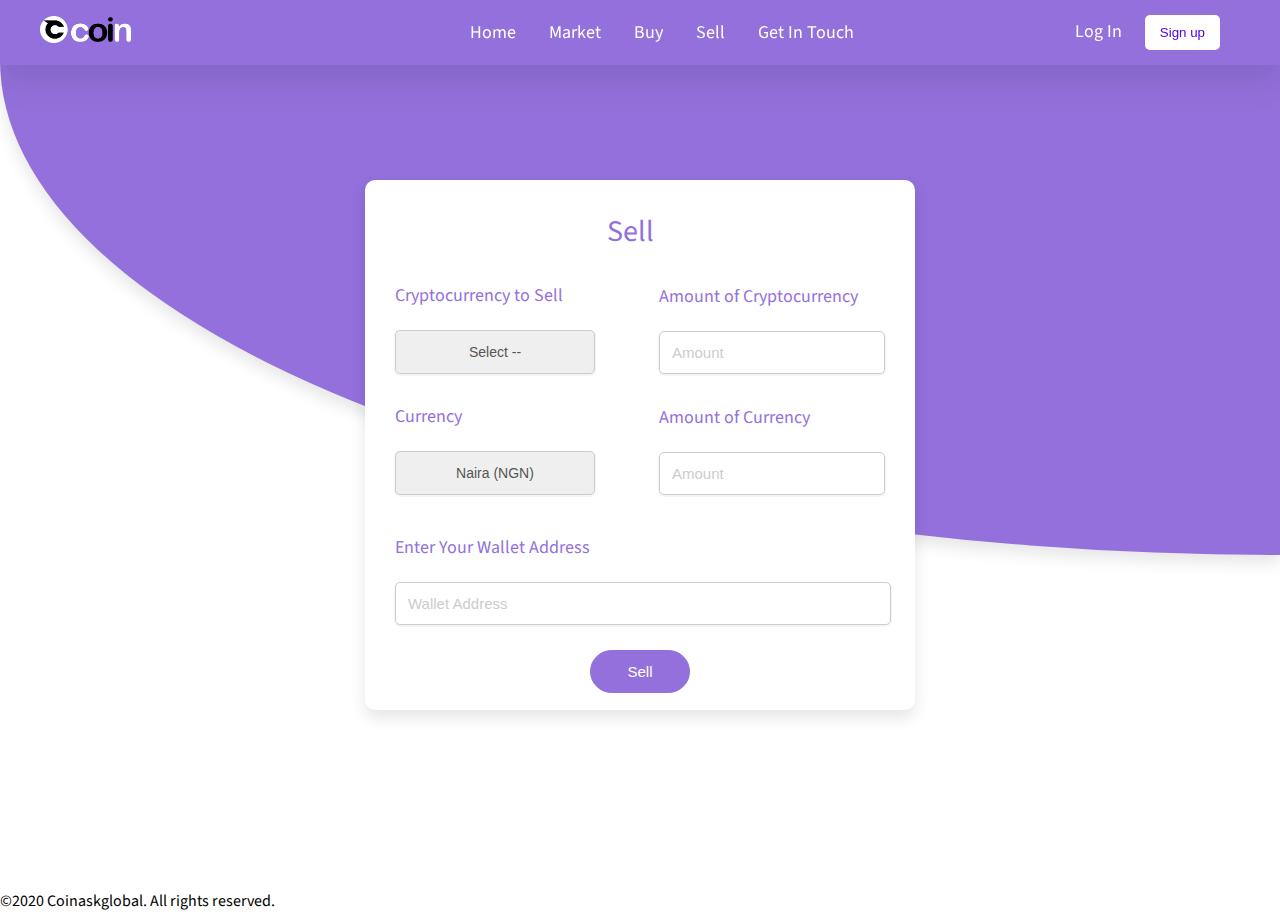
<file: sell.html>
<!DOCTYPE html>
<html lang="en">
<head>
    <meta charset="UTF-8">
    <meta name="viewport" content="width=device-width, initial-scale=1.0">
    <title>Sell</title>
    <link rel="shortcut icon" type="image/png" href="F:\Users\User\Desktop\Coin Website\images\COINCOIN 0.png">
    <link rel="stylesheet" href="sell.css">
    <link href="https://fonts.googleapis.com/css2?family=Source+Sans+Pro&display=swap" rel="stylesheet">
    <link rel="stylesheet" href="https://cdnjs.cloudflare.com/ajax/libs/font-awesome/5.13.0/css/all.min.css">
</head>
<body>
    <div class="container">
        <div class="menu">
            <div class="logo">
                <img src="images/7.png" alt="">
            </div>
            <div class="nav-links">
                <a href="index.html">Home</a>
                <a href="market.html">Market</a>
                <a href="buy1.html">Buy</a>
                <a href="sell.html">Sell</a>
                <a href="getintouch.html">Get In Touch</a>
            </div>
            <div class="reg">
                <a class="reg-link" href="login.html">Log In</a>
                <a href="wizard_form/index.html" target="_blank"><button class="reg-btn">Sign up</button></a>
            </div>
        </div>

        <div class="bill-board"></div>

        <div class="form-wrapper1">
            <form class="form1">
                <h3>Sell</h3>
                <div class="coin">
                    <div>
                        <label for="Currency">Cryptocurrency to Sell</label>
                        <br><br>
                        <select id="Currency" name="Currency" class="select-tag">
                            <option value="">Select --</option>
                            <option value="Bitcoin (BTC)">Bitcoin (BTC)</option>
                            <option value="Ethereum (ETH)">Ethereum (ETH)</option>
                            <option value="Tron (TRX)">Tron (TRX)</option>
                        </select>
                    </div>
                    <br>
                    <div>
                        <label for="Amount">Amount of Cryptocurrency</span></label>
                        <br><br>
                        <input type="number" placeholder="Amount" value="" class="form-control"> 
                    </div>   
                </div>
                <div class="coin2">
                    <div>
                        <label for="Currency">Currency</label>
                        <br><br>
                        <select id="Currency" name="Currency" class="select-tag">
                            <option value="Naira (NGN)">Naira (NGN)</option>
                            <option value="USD">USD</option>
                        </select>
                    </div>
                    <div>
                        <label for="Amount">Amount of Currency</span></label>
                        <br> <br>
                        <input type="number" placeholder="Amount" value="" class="form-control">
                    </div>
                </div>
                <div class="coin3">
                    <div>
                        <label for="wallet-id">Enter Your Wallet Address</span></label>
                        <br> <br>
                        <input type="text" placeholder="Wallet Address" value="" class="form-control1">
                    </div>
                </div>
                <div class="btn">
                    <button type="button" id="sell">Sell</button>
                </div>
            </form>

        </div>
    </div>
    <div class="copyright">
        <p>&#169;2020 Coinaskglobal. All rights reserved.</p>
    </div>
<script src="sell.js"></script>
</body>
</html>
</file>
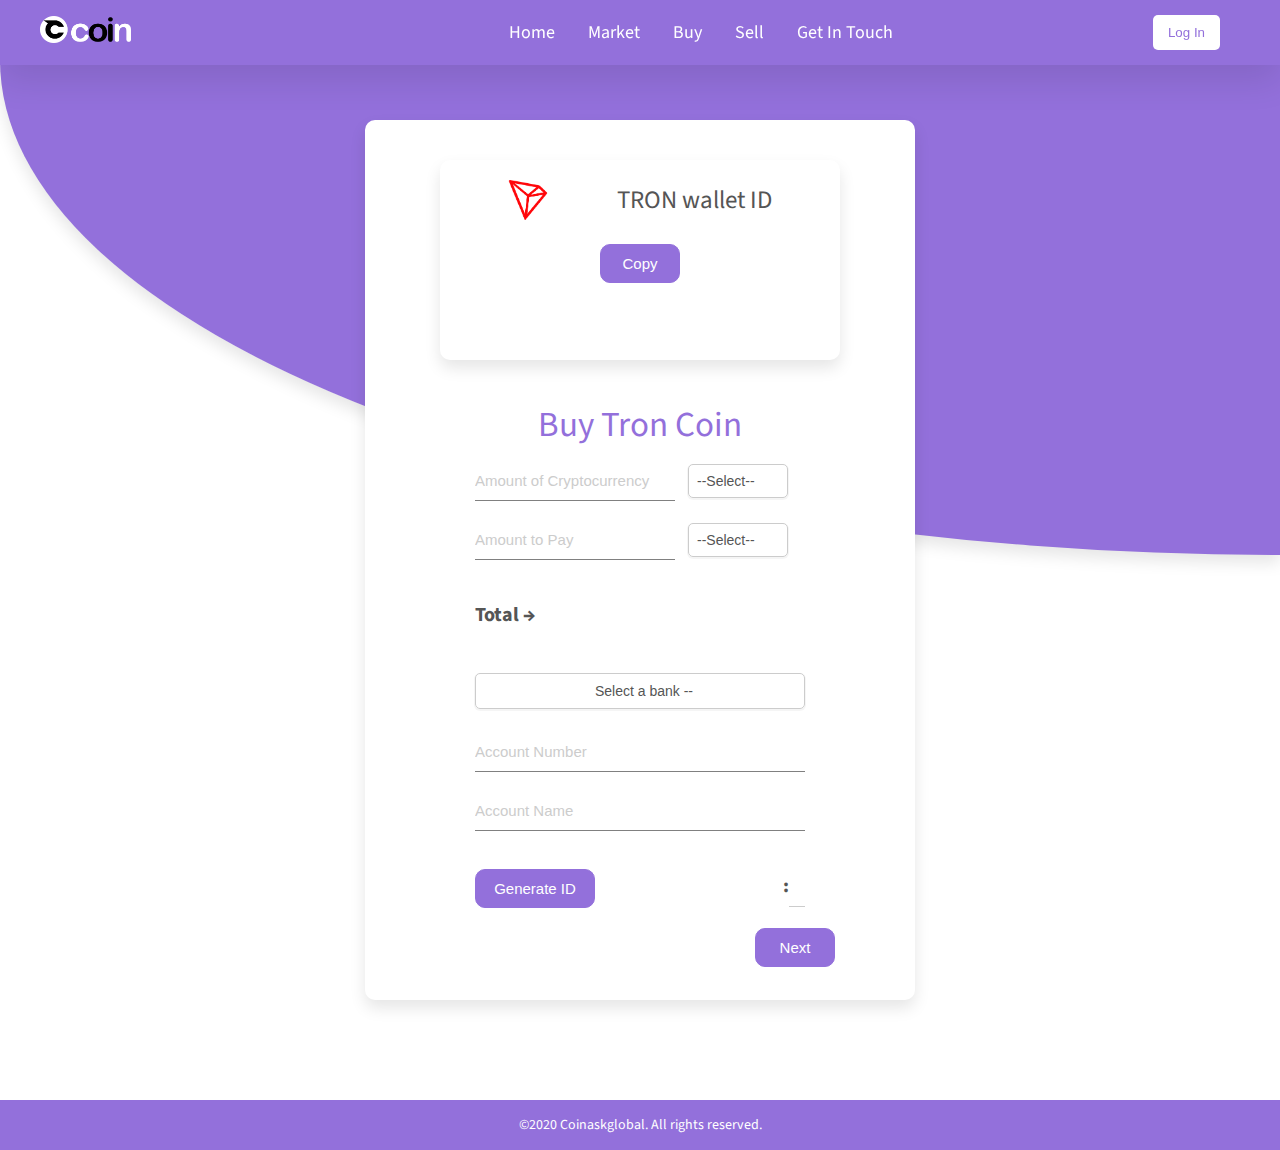
<file: tron.html>
<!DOCTYPE html>
<html lang="en">
<head>
    <meta charset="UTF-8">
    <meta name="viewport" content="width=device-width, initial-scale=1.0">
    <title>Tron</title>
    <link rel="shortcut icon" type="image/png" href="F:\Users\User\Desktop\Coin Website\images\COINCOIN 0.png">
    <link rel="stylesheet" href="tron.css">
    <link href="https://fonts.googleapis.com/css2?family=Source+Sans+Pro&display=swap" rel="stylesheet">
    <link rel="stylesheet" href="https://cdnjs.cloudflare.com/ajax/libs/font-awesome/5.13.0/css/all.min.css">
</head>
<body>
    <div class="container">
        <div class="menu">
            <div class="logo">
                <img src="images/7.png" alt="">
            </div>
            <div class="nav-links">
                <a href="index.html">Home</a>
                <a href="market.html">Market</a>
                <a href="buy1.html">Buy</a>
                <a href="sell.html">Sell</a>
                <a href="getintouch.html">Get In Touch</a>
            </div>
            <div class="reg">
                <a class="reg-link" href="login.html" target="_blank"><button class="reg-btn">Log In</button></a>
            </div>
        </div>

        <div class="bill-board"></div>
        
        <div class="wallet-container">
            <div class="wallet-id">
                <div class="wallet-symbol">
                    <img src="images/tron.png" alt="" class="wallet-logo">
                    <h2 class="list-heading">TRON wallet ID</h2>
                </div>
                <p></p>
                <div class="tooltip">
                    <button onclick="myFunction()" onmouseout="outFunc()" class="btn">
                      Copy
                    </button>
                </div>
            </div>  
            <div class="buy-details">
                    <h2>Buy Tron Coin</h2>
                    <form id="buy-details1">
                        <div>
                            <input type="number" name="" id="" placeholder="Amount of Cryptocurrency" class="form-control1">
                            <select id="Currency">
                                <option value="">--Select--</option>
                            </select>
                        </div>
                        <div>
                            <input type="number" name="" id="" placeholder="Amount to Pay" class="form-control1">
                            <select id="Currency">
                                <option value="">--Select--</option>
                            </select>
                        </div>

                        <div class="align total">
                            <span>Total  &#8594;</span>
                            <span id="total-with-tip"></span>
                        </div>

                        <br><br>
                        <select id="banks" name="banks" class="select-tag">
                            <option value="">Select a bank --</option>
                            <option value="Access Bank Nig. Plc">Access Bank Nig. Plc</option>
                            <option value="Ecobank Nigeria Plc">Ecobank Nigeria Plc</option>
                            <option value="FCMB Plc">FCMB Plc</option>
                            <option value="Fidelity Bank Plc">Fidelity Bank Plc</option>
                            <option value="First Bank of Nigeria Plc">First Bank of Nigeria Plc</option>
                            <option value="GTB Plc">GTB Plc</option>
                            <option value="Heritage Banking Company Ltd.">Heritage Banking Company Ltd.</option>
                            <option value="KeyStone Bank Plc">KeyStone Bank Plc</option>
                            <option value="Polaris Bank Ltd.">Polaris Bank Ltd.</option>
                            <option value="Providus Bank Ltd.">Providus Bank Ltd.</option>
                            <option value="Stanbic - IBTC Bank Plc">Stanbic - IBTC Bank Plc</option>
                            <option value="Standard Chartered Bank Plc">Standard Chartered Bank Plc</option>
                            <option value="Sterling Bank Plc">Sterling Bank Plc</option>
                            <option value="Union Bank of Nigeria Plc">Union Bank of Nigeria Plc</option>
                            <option value="United Bank for Africa Plc">United Bank for Africa Plc</option>
                            <option value="Unity Bank Plc">Unity Bank Plc</option>
                            <option value="Wema Bank Plc">Wema Bank Plc</option>
                            <option value="Zenith Bank Plc">Zenith Bank Plc</option>
                        </select>
                        <br><br>
                        <input type="number" value="" placeholder="Account Number" class="form-controls">
                        <br> 
                        <input type="text" name="name" placeholder="Account Name" class="form-controls">
                        <br>
                        <div class="align">
                            <button type="button" class="form-controls submit" id="generate">Generate ID</button>
                            <span>: <code id="output"></code></span>
                        </div>
                        <a href=""><button class="btn submit1" type="button">Next</button></a>
                    </form>
            </div>
        </div>
    </div>
    <div class="copyright">
        <p>&#169;2020 Coinaskglobal. All rights reserved.</p>
    </div>
<script src="tron.js"></script>
</body>
</html>
</file>
<file: style.css>
* {
    margin: 0;
    padding: 0;
}

body{
    background-color: #fff;
    font-family: 'Source Sans Pro', sans-serif;
}

.menu {
    display: flex;
    align-items: center;
    justify-content: space-between;
    position: fixed;
    top: 0;
    left: 0;
    right: 0;
    height: 65px;
    z-index: 1000;
    padding: 0 40px;
    box-shadow: 0 15px 35px rgba(0, 0, 0, .1);
    background-color: #9370db;
}

.logo {
    width: 20%;
}

.logo img {
    width: 38%;
}

.menu .nav-links a {
    text-decoration: none;
    font-size: 18px;
    color: #fff;
    margin-right: 30px;
    position: relative;
}

.nav-links a::after {
    content: "";
    width: 0;
    height: 5px;
    background: #fff;
    position: absolute;
    top: 25px;
    left: 50%;
    transform: translateX(-50%);
    transition: .2s;
}

.nav-links a:hover::after {
    width: 100%;
}

.menu .reg a {
    text-decoration: none;
    font-size: 18px;
    margin-right: 20px;
}

.reg .reg-link {
    color: #fff;
}

.reg .reg-btn {
    background-color: #fff;
    border: none;
    border-radius: 5px;
    outline: none;
    padding: 10px 15px;
    color: #9370db;
    transition: .4s;
}

.reg .reg-btn:hover {
    background-color: transparent;
    border: 1px solid #fff;
    color: #fff;
}

.menu h2 {
    font-size: 30px;
    margin-left: 25px;
    color: #fff;
}

.bill-board {
    /*background: linear-gradient(135deg, rgba(0, 0, 0, 0.6), rgba(0, 0, 0, 0.9));
    background-repeat: no-repeat;
    background-size: 100% 280px;
    overflow: hidden;*/
    background: #9370db;
    width: 100%;
    height: 55vh;
    position: absolute;
    top: 60px;
    border-bottom-left-radius: 100%;
    box-shadow: 0px 8px 16px rgba(0, 0, 0, .1);
}

.contents h2 {
    font-size: 24px;
    font-weight: 100;
    text-align: center;
    color: #fff;
    padding: 70px 0;
    letter-spacing: 2px;
    line-height: 60px;
}

.content-span {
    font-size: 50px;
    font-weight: 600;
    color: #fff;
}

.card-container1 .card-wrapper1 {
    display: flex;
    align-items: center;
    justify-content: space-around;
    flex-direction: row;
}

.card-container1 {
    margin-top: 36%;
    margin-bottom: 30px;
}

.card-container1 h2 {
    margin: 30px 0;
    font-size: 40px;
    text-align: center;
    color: #555;
}

.card-wrapper1 h2 {
    margin: 30px 0;
    font-size: 25px;
    text-align: center;
    color: #555;
}

.card-wrapper1 p {
    color: #555;
}

.add-card1, .add-card2, .add-card3, .add-card4 {
    width: 280px;
    height: 250px;
    background-color: #fff;
    box-shadow: 0 16px 35px rgba(0, 0, 0, .1),
    0 -6px 20px rgba(0, 0, 0, .1);
    border-radius: 10px;
}

.add-card1 h2 {
    text-align: center;
}

.add-card2 h2 {
    text-align: center;
}

.add-card3 h2 {
    text-align: center;
}

.add-card4 h2 {
    text-align: center;
}

.add-card1 p {
    font-size: 20px;
    padding: 20px 40px;
    text-align: center;
}

.add-card2 p {
    font-size: 20px;
    padding: 20px 40px;
    text-align: center;
}

.add-card3 p {
    font-size: 20px;
    padding: 20px 40px;
    text-align: center;
}

.add-card4 p {
    font-size: 20px;
    padding: 20px 40px;
    text-align: center;
}


.card-container .card-wrapper {
    display: flex;
    align-items: center;
    justify-content: space-evenly;
    flex-direction: row;
}

.card-container h2 {
    margin-top: 230px;
    font-size: 40px;
    text-align: center;
    color: #555;
}

.card-container p {
    color: #555;
    line-height: 35px;
}

.added-card1, .added-card2, .added-card3 {
    width: 400px;
    height: 350px;
    background-color: #fff;
    box-shadow: 0 16px 35px rgba(0, 0, 0, .1),
    0 -6px 20px rgba(0, 0, 0, .1);
    border-radius: 10px;
    margin-top: 55px;
}

.added-card1 img {
    width: 45%;
    padding: 20px 120px;
}

.added-card2 img {
    width: 50%;
    padding: 20px 120px;
}

.added-card3 img {
    width: 50%;
    padding: 20px 120px;
}

.added-card1 h2 {
    text-align: center;
    margin-top: -10px;
}

.added-card2 h2 {
    text-align: center;
    margin-top: -10px;
}

.added-card3 h2 {
    text-align: center;
    margin-top: -10px;
}

.added-card1 p {
    font-size: 20px;
    padding: 20px 40px;
    text-align: center;
}

.added-card2 p {
    font-size: 20px;
    padding: 20px 40px;
    text-align: center;
}

.added-card3 p {
    font-size: 20px;
    padding: 20px 40px;
    text-align: center;
}

.info {
    display: flex;
    width: 100%;
    justify-content: center;
    flex-wrap: wrap;
    margin-top: 60px;
}

.info h1 {
    position: absolute;
    left: 43%;
    color: #555;
    margin-top: 25px;
    font-weight: bold;
}

.info-header h2 {
    text-align: center;
    font-size: 25px;
}

.info-card {
    max-width: 300px;
    height: 190px;
    flex: 1;
    position: relative;
    background-color: #fff;
    box-shadow: 0 6px 10px rgba(0, 0, 0, .1);
    cursor: pointer;
    margin: 100px 50px;
    display: flex;
    align-items: center;
    justify-content: center;
}

.icon {
    color:  #9370db;
    font-size: 45px;
    transition: .5s linear;
    position: absolute;
    top: 10px;
}

/*.info-card:hover .icon {
    transform: scale(2);
    opacity: 0;
}*/

.card-details h3, .card-details span {
    position: absolute;
    left: 50%;
    transform: translateX(-50%);
    font-size: 18px;
    font-weight: normal;
    text-align: center;
    /*opacity: 0;*/
}

.card-details h3{
    top: 70px;
    text-transform: uppercase;
    color: #9370db;
}

.card-details span {
    top: 100px;
    color: #9370db;
}

/*.info-card:hover h3 {
    opacity: 1;
    top: 42px;
    transition: .2s linear .2s;
}

.info-card:hover span {
    opacity: 1;
    bottom: 48px;
    transition: .2s linear .2s;
    text-align: center;
}*/

.footer {
    display: flex;
    flex-direction: row;
    justify-content: space-around;
    align-items: center;
    margin-top: 0;
    padding-right: 50px;
    height: 300px;
    background-color: #9370db;
    color: #fff;
}

.footer h3 {
    font-size: 17px;
}

.footer p {
    padding-top: 20px;
    font-size: 16px;
}

.footer-links {
    margin-top: 40px;
    margin-left: -70px;
    cursor: pointer;
}

.footer-links .hi:hover {
    color: #f1f1f1;
    transform: scale(1.1);
}


.footer-contents {
    margin-top: 0;
    cursor: pointer;
}

.footer-btn {
    margin-top: -110px;
}

.footer-btn input{
    padding: 10px;
    width: 180px;
    border-radius: 10px 0px 0px 10px;
    border: 0px;
    box-shadow: 0 10px 20px rgba(0, 0, 0, .1);
    color: #111;
    outline: none;
    text-align: center
}

.footer-btn button {
    padding: 10px;
    border-radius: 0px 10px 10px 0px;
    border: 0px;
    background-color: #111;
    color: #fff;
    margin-left: -2px;
    cursor: pointer;
    transition: 1s all;
}

.address {
    margin-top: 5px;
    cursor: pointer;
}

.copyright {
    margin-top: 0;
    text-align: center;
    font-size: 14px;
    background-color: #9370db;
    color: #fff;
    padding: 15px;
}

.logo2 img {
    width: 50%;
}

.symbol-flex {
    display: flex;
    align-items: center;
    justify-content: center;
}

.coin-symbol {
    width: 30%;
}
</file>
<file: wizard_form/css/responsive.css>
@media only screen and (min-width: 992px) and (max-width: 1199px) {
	.wizard > .steps a, .wizard > .steps a:hover, .wizard > .steps a:active{
		font-size: 12px;
	}
	.wizard > .steps .number {
		font-size: 12px;
	}
}
@media (min-width: 768px) and (max-width: 991px) {
	.login-sec{
		padding-right: 15px;
		padding-left: 15px;
		padding-top: 0px;
		padding-bottom: 0px;
	}
	.login-sec{
		background: none;
	}

	.login-sec-bg{
		border-radius: 0;
		padding: 15px;
	}
}
@media (max-width: 767px) {
	.login-sec{
		padding-right: 15px;
		padding-left: 15px;
		padding-top: 0px;
		padding-bottom: 0px;
	}
	.login-sec{
		background: none;
	}
	
	.login-sec-bg{
		border-radius: 0;
		padding: 15px;
	}
}
@media only screen and (min-width: 280px) and (max-width: 575px) {

	.login-sec{
		padding-right: 15px;
		padding-left: 15px;
		padding-top: 0px;
		padding-bottom: 0px;
	}
	.login-sec{
		background: none;
	}

	.login-sec-bg{
		border-radius: 0;
		padding: 15px;
	}
}
</file>
<file: admin.css>
@import url("https://fonts.googleapis.com/css?family=Lato:400,700&display=swap");

:root {
  --page-header-bgColor: #9370db;
  --page-header-bgColor-hover: #9370db;
  --page-header-txtColor: #fff;
  --page-header-headingColor: #fff;
  --page-header-width: 220px;
  --page-content-bgColor: #f0f1f6;
  --page-content-txtColor: #171616;
  --page-content-blockColor: #fff;
  --white: #fff;
  --black: #9370db;
  --blue: #f1f1f1;
  --red: #ec1848;
  --border-radius: 4px;
  --box-shadow: 0 0 10px -2px rgba(0, 0, 0, 0.075);
}

* {
  padding: 0;
  margin: 0;
  box-sizing: border-box;
}

ul {
  list-style: none;
}

a,
button {
  color: inherit;
}

a {
  text-decoration: none;
}

button {
  background: none;
  cursor: pointer;
}

input {
  -webkit-appearance: none;
}

button,
input {
  border: none;
}

svg {
  display: block;
}

body {
  font: 16px/1.5 "Lato", sans-serif;
}


/* HEADER STYLES
–––––––––––––––––––––––––––––––––––––––––––––––––– */
.page-header {
  position: fixed;
  top: 0;
  left: 0;
  right: 0;
  bottom: 0;
  overflow: auto;
  padding-top: 20px;
  width: var(--page-header-width);
  color: var(--page-header-txtColor);
  background: var(--page-header-bgColor);
}

/*In case you prefer an absolutely positioned header that covers the full page height, add these styles*/
/*body {
  position: relative;
}

.page-header {
  position: absolute;
  top: 0;
  left: 0;
  height: 100%;
}*/

/*remove these styles*/
/*.page-header {
  position: fixed;
  top: 0;
  left: 0;
  right: 0;
  bottom: 0;
  overflow: auto;
}*/

.page-header nav {
  display: flex;
  flex-direction: column;
  min-height: 100%;
}

.page-header .logo {
  display: block;
  max-width: 120px;
  margin: 0 15px;
}

.page-header .toggle-mob-menu {
  display: none;
  margin-left: 5px;
  padding: 4px;
  background: var(--page-content-blockColor);
  border-radius: var(--border-radius);
}

.page-header .toggle-mob-menu svg {
  fill: var(--black);
  transition: transform 0.2s;
}

.page-header .admin-menu {
  display: flex;
  flex-direction: column;
  flex-grow: 1;
  margin-top: 35px;
}

.page-header .admin-menu li:nth-last-child(2) {
  margin-bottom: 35px;
}

.page-header .admin-menu li:last-child {
  margin-top: auto;
  margin-bottom: 20px;
}

.page-header .admin-menu li > * {
  width: 100%;
  padding: 12px 15px;
}

.page-header .admin-menu .menu-heading h3 {
  text-transform: uppercase;
  letter-spacing: 0.15em;
  font-size: 12px;
  margin-top: 12px;
  color: var(--page-header-headingColor);
}

.page-header .admin-menu svg {
  width: 20px;
  height: 20px;
  fill: var(--page-header-txtColor);
  margin-right: 10px;
  transition: fill 0.2s;
}

.page-header .admin-menu a,
.page-header .admin-menu button {
  display: flex;
  align-items: center;
  font-size: 0.9rem;
  transition: background 0.2s, color 0.2s;
}

.page-header .admin-menu a:hover,
.page-header .admin-menu a:focus,
.page-header .admin-menu button:hover,
.page-header .admin-menu button:focus {
  background: var(--page-header-bgColor-hover);
  color: var(--blue);
  outline: none;
}

.page-header .admin-menu a:hover svg,
.page-header .admin-menu a:focus svg,
.page-header .admin-menu button:hover svg,
.page-header .admin-menu button:focus svg {
  fill: var(--blue);
}


/* PAGE CONTENT STYLES
–––––––––––––––––––––––––––––––––––––––––––––––––– */
.page-content {
  position: relative;
  left: var(--page-header-width);
  width: calc(100% - var(--page-header-width));
  min-height: 100vh;
  padding: 30px;
  color: var(--page-content-txtColor);
  background: var(--page-content-bgColor);
}

.search-and-user {
  display: grid;
  grid-template-columns: 1fr auto;
  grid-column-gap: 50px;
  align-items: center;
  background: var(--page-content-bgColor);
  margin-bottom: 30px;
}

.search-and-user form {
  position: relative;
}

.search-and-user input[type="search"] {
  width: 100%;
  height: 50px;
  font-size: 1.1rem;
  padding-left: 15px;
  background: var(--page-content-blockColor);
  color: var(--white);
  border-radius: var(--border-radius);
  box-shadow: var(--box-shadow);
}

.search-and-user ::placeholder {
  color: var(--page-content-txtColor);
}

.search-and-user form svg {
  width: 26px;
  height: 26px;
  fill: var(--page-content-txtColor);
}

.search-and-user form button {
  position: absolute;
  top: 50%;
  right: 15px;
  transform: translateY(-50%);
}

.search-and-user .admin-profile {
  display: flex;
  align-items: center;
}

.search-and-user .admin-profile .greeting {
  margin: 0 10px 0 20px;
}

.search-and-user .admin-profile svg {
  width: 30px;
  height: 30px;
}

.search-and-user .admin-profile .notifications {
  position: relative;
}

.search-and-user .admin-profile .badge {
  display: flex;
  align-items: center;
  justify-content: center;
  position: absolute;
  top: -10px;
  right: -3px;
  width: 18px;
  height: 18px;
  border-radius: 50%;
  font-size: 10px;
  color: var(--white);
  background: var(--red);
}

.card-container .card-wrapper {
    display: flex;
    align-items: center;
    justify-content: space-around;
    flex-direction: row;
}

.card-container {
    margin-top: 50px;
}

.card-container h2 {
    margin: 30px 0;
    font-size: 40px;
    text-align: center;
    color: #555;
}

.card-wrapper h2 {
    margin: 30px 0;
    font-size: 25px;
    text-align: center;
    color: #555;
}

.card-wrapper p {
    color: #555;
}

.added-card1, .added-card2, .added-card3, .added-card4 {
    width: 250px;
    height: 250px;
    background-color: #fff;
    box-shadow: 0 16px 35px rgba(0, 0, 0, .1),
    0 -6px 20px rgba(0, 0, 0, .1);
    border-radius: 10px;
}

.added-card1:hover{
  transform: scale(1.1);
}

.added-card2:hover{
  transform: scale(1.1);
}

.added-card3:hover{
  transform: scale(1.1);
}

.added-card4:hover{
  transform: scale(1.1);
}

.added-card1 h2 {
    text-align: center;
}

.added-card2 h2 {
    text-align: center;
}

.added-card3 h2 {
    text-align: center;
}

.added-card4 h2 {
    text-align: center;
}

.added-card1 p {
    font-size: 20px;
    padding: 20px 40px;
    text-align: center;
}

.added-card2 p {
    font-size: 20px;
    padding: 20px 40px;
    text-align: center;
}

.added-card3 p {
    font-size: 20px;
    padding: 20px 40px;
    text-align: center;
}

.added-card4 p {
    font-size: 20px;
    padding: 20px 40px;
    text-align: center;
}

.symbol-flex {
  display: flex;
  align-items: center;
  justify-content: center;
}

.coin-symbol {
  width: 30%;
}
/* MQ RULES
–––––––––––––––––––––––––––––––––––––––––––––––––– */
@media screen and (max-width: 767px) {
  .page-header,
  .page-content {
    position: static;
    width: 100%;
  }
   
  .page-header {
    padding: 10px;
  }

  .page-header nav {
    flex-direction: row;
  }

  .page-header .logo {
    margin: 0;
    height: 35px;
  }

  .page-header .toggle-mob-menu {
    display: block;
  }

  .page-header .admin-menu {
    position: absolute;
    left: 98px;
    top: 57px;
    margin-top: 0;
    z-index: 2;
    border-radius: var(--border-radius);
    background: var(--page-header-bgColor);
    visibility: hidden;
    opacity: 0;
    transform: scale(0.95);
    transition: all 0.2s;
  }

  .page-header .admin-menu li:nth-last-child(2) {
    margin-bottom: 12px;
  }
  
  .page-header .admin-menu li:last-child,
  .search-and-user .admin-profile .greeting {
    display: none;
  }
  
  .page-content {
    min-height: 0;
    padding: 10px;
  }

  .page-content .grid {
    grid-gap: 10px;
  }

  .search-and-user {
    position: absolute;
    left: 131px;
    top: 10px;
    padding: 0;
    grid-column-gap: 5px;
    width: calc(100% - 141px);
    border-radius: var(--border-radius);
    background: transparent;
  }

  .search-and-user input[type="search"] {
    font-size: 1rem;
    height: 35px;
  }

  .search-and-user form svg {
    width: 18px;
    height: 18px;
  }

  .search-and-user .admin-profile svg {
    fill: var(--white);
  }
}

@media screen and (max-width: 400px) {
  .page-content .grid > article {
    grid-column: 1 / -1;
  }
}


/* BODY CLASSES
–––––––––––––––––––––––––––––––––––––––––––––––––– */
.mob-menu-opened .toggle-mob-menu svg {
  transform: rotate(180deg);
}

.mob-menu-opened .page-header .admin-menu {
  transform: scale(1);
  visibility: visible;
  opacity: 1;
}

@media screen and (min-width: 768px) {
  .collapsed .page-header {
    width: 40px;
  }

  .collapsed .page-header .admin-menu li > * {
    padding: 10px;
  }

  .collapsed .page-header .logo,
  .collapsed .page-header .admin-menu span,
  .collapsed .page-header .admin-menu .menu-heading {
    display: none;
  }

  .collapsed .page-header .admin-menu svg {
    margin-right: 0;
  }

  .collapsed .page-header .collapse-btn svg {
    transform: rotate(180deg);
  }

  .collapsed .page-content {
    left: 40px;
    width: calc(100% - 40px);
  }
}
</file>
<file: btc.css>
* {
    margin: 0;
    padding: 0;
}

body{
    background-color: #fff;
    font-family: 'Source Sans Pro', sans-serif;
}

.menu {
    display: flex;
    align-items: center;
    justify-content: space-between;
    position: fixed;
    top: 0;
    left: 0;
    right: 0;
    height: 65px;
    z-index: 1000;
    padding: 0 40px;
    box-shadow: 0 15px 35px rgba(0, 0, 0, .1);
    background-color: #9370db;
}

.logo {
    width: 20%;
}

.logo img {
    width: 38%;
}

.menu .nav-links a {
    text-decoration: none;
    font-size: 18px;
    color: #fff;
    margin-right: 30px;
    position: relative;
}

.nav-links .hover::after {
    content: "";
    width: 0;
    height: 5px;
    background: #fff;
    position: absolute;
    top: 25px;
    left: 50%;
    transform: translateX(-50%);
    transition: .2s;
}

.nav-links .hover:hover::after {
    width: 100%;
}

.menu .reg .hover {
    text-decoration: none;
    font-size: 18px;
    margin-right: 20px;
}

.reg .reg-link {
    color: #fff;
}

.reg .reg-btn {
    background-color: #fff;
    border: none;
    border-radius: 5px;
    outline: none;
    padding: 10px 15px;
    color: #9370db;
    transition: .4s;
}

.reg .reg-btn:hover {
    background-color: transparent;
    border: 1px solid #fff;
    color: #fff;
}

.menu h2 {
    font-size: 30px;
    margin-left: 25px;
    color: #fff;
}

.bill-board {
    background: #9370db;
    width: 100%;
    height: 55vh;
    position: absolute;
    top: 60px;
    border-bottom-left-radius: 100%;
    box-shadow: 0px 8px 16px rgba(0, 0, 0, .1);
    z-index: -1;
}

.wallet-container {
    margin: 120px auto;
    background-color: #fff;
    width: 550px;
    height: 880px;
    border-radius: 10px;
    box-shadow: 0 8px 16px rgba(0, 0, 0, .1);
}

.wallet-id {
    color: #555;
    margin: 0 auto;
    padding-top: 50px;
    background-color: #fff;
    width: 400px;
    height: 150px;
    border-radius: 10px;
    box-shadow: 0 8px 16px rgba(0, 0, 0, .1);
    position: relative;
    top: 40px;
}

.wallet-id:hover {
    transform: scale(1.1);
}

.wallet-id p {
    text-align: center;
    font-size: 20px;
    margin: 24px 0;
}

.wallet-symbol {
    display: flex;
    align-items: center;
    justify-content: space-evenly;
    margin-top: -30px;
}

.wallet-logo {
    width: 10%;
}

.list-heading {
    font-size: 25px;
    font-weight: normal;
}

.form-control{
    width: 78%;
    background: transparent;
    border: none;
    border-radius: 5px;
    box-shadow: 0 1px 0 1px rgba(0, 0, 0, .04);
    outline: none;
    color: #555;
    font-size: 16px;
    padding: 12px;
    margin-left: 30px;
}

.btn {
    width: 80px;
    padding: 10px;
    border-radius: 10px;
    border: 1px solid #9370db;
    outline: none;
    background-color: #9370db;
    color: #fff;
    font-size: 15px;
    margin: 0 0 10px 160px;
}

.tooltip {
    position: relative;
    display: inline-block;
}
  
/*.tooltip .tooltiptext {
    visibility: hidden;
    width: 100px;
    background-color: #666;
    color: #fff;
    text-align: center;
    border-radius: 6px;
    padding: 5px;
    position: absolute;
    z-index: 1;
    bottom: 90%;
    left: 100%;
    margin-left: -75px;
    opacity: 0;
    transition: opacity 0.3s;
  }
  
.tooltip .tooltiptext::after {
    content: "";
    position: absolute;
    top: 100%;
    left: 50%;
    margin-left: -5px;
    border-width: 5px;
    border-style: solid;
    border-color: #555 transparent transparent transparent;
  }
  
.tooltip:hover .tooltiptext {
    visibility: visible;
    opacity: 1;
}*/

.buy-details {
    margin: 80px 110px 0;
}

.buy-details h2{
    text-align: center;
    color: #9370db;
    font-weight: normal;
    font-size: 35px;
}

form{
    margin-top: 10px;
    transition: all 4s ease-in-out;
}

.form-controls{
    width: 330px;
    background: transparent;
    border: thin;
    outline: none;
    border-bottom: 1px solid gray;
    color: #555;
    font-size: 15px;
    margin-bottom: 18px;
}

input{
    height: 40px;
}

::placeholder {
    color: #ccc;
}

.submit {
    width: 120px;
    background-color: #9370db;
    color: #fff;
    outline: none;
    border: 1px solid #9370db;
    border-radius: 10px;
    padding: 10px;
    cursor: pointer;
    font-size: 15px;
    margin: 20px 0;
}

.submit1 {
    position: relative;
    top: 30;
    right: -120px;
}

.select-tag {
    width: 330px;
    text-align: center;
    font-size: 14px;
    font-family: sans-serif;
    line-height: 1.3;
    color: #555;
    box-sizing: border-box;
    border: 1px solid #ccc;
    background: transparent;
    outline: none;
    box-shadow: 0 1px 0 1px rgba(0, 0, 0, .04);
    padding: 8px 0 8px 8px;
    border-radius: 5px;
    -moz-appearance: none;
    -webkit-appearance: none;
    appearance: none;
}

#Currency {
    width: 100px;
    margin-left: 10px;
    font-size: 14px;
    font-family: sans-serif;
    color: #555;
    box-sizing: border-box;
    border: 1px solid #ccc;
    background: transparent;
    outline: none;
    box-shadow: 0 1px 0 1px rgba(0, 0, 0, .04);
    padding: 8px 0 8px 8px;
    border-radius: 5px;
    -moz-appearance: none;
    -webkit-appearance: none;
    appearance: none;
}

span {
    color: #555;
    font-size: 20px;
    font-weight: bold;
    margin-top: 23px;
}

code {
    border-bottom: 1px solid #ccc;
    padding: 8px;
}

.form-control1 {
    width: 200px;
    background: transparent;
    border:thin;
    outline: none;
    border-bottom: 1px solid gray;
    color: #555;
    font-size: 15px;
    margin-bottom: 18px;
}

.align {
    display: flex;
    justify-content: space-between;
}

.total {
    font-size: 20px;
    font-weight: bold;
}


.copyright {
    margin-top: -20px;
    text-align: center;
    font-size: 14px;
    background-color: #9370db;
    color: #fff;
    padding: 15px;
}
</file>
<file: buy1.css>
* {
    margin: 0;
    padding: 0;
}

body{
    background-color: #fff;
    font-family: 'Source Sans Pro', sans-serif;
}

.menu {
    display: flex;
    align-items: center;
    justify-content: space-between;
    position: fixed;
    top: 0;
    left: 0;
    right: 0;
    height: 65px;
    z-index: 1000;
    padding: 0 40px;
    box-shadow: 0 15px 35px rgba(0, 0, 0, .1);
    background-color: #9370db;
}

.logo {
    width: 20%;
}

.logo img {
    width: 38%;
}

.menu .nav-links a {
    text-decoration: none;
    font-size: 18px;
    color: #fff;
    margin-right: 30px;
    position: relative;
}

.nav-links a::after {
    content: "";
    width: 0;
    height: 5px;
    background: #fff;
    position: absolute;
    top: 25px;
    left: 50%;
    transform: translateX(-50%);
    transition: .2s;
}

.nav-links a:hover::after {
    width: 100%;
}

.menu .reg a {
    text-decoration: none;
    font-size: 18px;
    margin-right: 20px;
}

.reg .reg-link {
    color: #fff;
}

.reg .reg-btn {
    background-color: #fff;
    border: none;
    border-radius: 5px;
    outline: none;
    padding: 10px 15px;
    color: #9370db;
    transition: .4s;
}

.reg .reg-btn:hover {
    background-color: transparent;
    border: 1px solid #fff;
    color: #fff;
}

.menu h2 {
    font-size: 30px;
    margin-left: 25px;
    color: #fff;
}

.bill-board {
    background: #9370db;
    width: 100%;
    height: 55vh;
    position: absolute;
    top: 60px;
    border-bottom-left-radius: 100%;
    box-shadow: 0px 8px 16px rgba(0, 0, 0, .1);
    z-index: -1;
}

.coin-content {
    margin: 150px auto;
    background-color: #fff;
    width: 500px;
    height: 700px;
    border-radius: 10px;
    box-shadow: 0 16px 35px rgba(0, 0, 0, .1),
    0 -6px 20px rgba(0, 0, 0, .1);
}

/*.coin-content h2 {
    color: #111;
    text-align: center;
    margin-bottom: 20px;
    font-size: 30px;
    font-weight: normal;
    padding-top: 20px;
}*/

.coin-content-head {
    color: #555;
    text-align: center;
    margin-top: 50px;
    margin-bottom: 20px;
    font-size: 20px;
    font-weight: normal;
    padding-top: 20px;
}

.coin-symbol {
    width: 30%;
}

.coin-content-card {
    display: flex;
    align-items: center;
    justify-content: space-around;
    font-size: 20px;
    border-radius: 10px;
    background-color: #fff;
    width: 320px;
    height: 100px;
    margin: 40px auto;
    box-shadow: 0 8px 16px rgba(0, 0, 0, .1);
}

.coin-content-card:hover {
    transform: scale(1.1);
}

.coin-text {
    padding: 30px 0;
    color: #555;
}

.coin-text a {
    text-decoration: none;
    color: #555;
    font-size: 35px;
}

.copyright {
    margin-top: -20px;
    text-align: center;
    font-size: 14px;
    background-color: #9370db;
    color: #fff;
    padding: 15px;
}
</file>
<file: eth.css>
* {
    margin: 0;
    padding: 0;
}

body{
    background-color: #fff;
    font-family: 'Source Sans Pro', sans-serif;
}

.menu {
    display: flex;
    align-items: center;
    justify-content: space-between;
    position: fixed;
    top: 0;
    left: 0;
    right: 0;
    height: 65px;
    z-index: 1000;
    padding: 0 40px;
    box-shadow: 0 15px 35px rgba(0, 0, 0, .1);
    background-color: #9370db;
}

.logo {
    width: 20%;
}

.logo img {
    width: 38%;
}

.menu .nav-links a {
    text-decoration: none;
    font-size: 18px;
    color: #fff;
    margin-right: 30px;
    position: relative;
}

.nav-links a::after {
    content: "";
    width: 0;
    height: 5px;
    background: #fff;
    position: absolute;
    top: 25px;
    left: 50%;
    transform: translateX(-50%);
    transition: .2s;
}

.nav-links a:hover::after {
    width: 100%;
}

.menu .reg a {
    text-decoration: none;
    font-size: 18px;
    margin-right: 20px;
}

.reg .reg-link {
    color: #fff;
}

.reg .reg-btn {
    background-color: #fff;
    border: none;
    border-radius: 5px;
    outline: none;
    padding: 10px 15px;
    color: #9370db;
    transition: .4s;
}

.reg .reg-btn:hover {
    background-color: transparent;
    border: 1px solid #fff;
    color: #fff;
}

.menu h2 {
    font-size: 30px;
    margin-left: 25px;
    color: #fff;
}

.bill-board {
    background: #9370db;
    width: 100%;
    height: 55vh;
    position: absolute;
    top: 60px;
    border-bottom-left-radius: 100%;
    box-shadow: 0px 8px 16px rgba(0, 0, 0, .1);
    z-index: -1;
}

.wallet-container {
    margin: 120px auto;
    background-color: #fff;
    width: 550px;
    height: 880px;
    border-radius: 10px;
    box-shadow: 0 8px 16px rgba(0, 0, 0, .1);
}

.wallet-id {
    color: #555;
    margin: 0 auto;
    padding-top: 50px;
    background-color: #fff;
    width: 400px;
    height: 150px;
    border-radius: 10px;
    box-shadow: 0 8px 16px rgba(0, 0, 0, .1);
    position: relative;
    top: 40px;
}

.wallet-id:hover {
    transform: scale(1.1);
}

.wallet-id p {
    text-align: center;
    font-size: 20px;
    margin: 24px 0;
}

.wallet-symbol {
    display: flex;
    align-items: center;
    justify-content: space-evenly;
    margin-top: -30px;
}

.wallet-logo {
    width: 10%;
}

.list-heading {
    font-size: 25px;
    font-weight: normal;
}

.form-control{
    width: 78%;
    background: transparent;
    border: none;
    border-radius: 5px;
    box-shadow: 0 1px 0 1px rgba(0, 0, 0, .04);
    outline: none;
    color: #555;
    font-size: 16px;
    padding: 12px;
    margin-left: 30px;
}

.btn {
    width: 80px;
    padding: 10px;
    border-radius: 10px;
    border: 1px solid #9370db;
    outline: none;
    background-color: #9370db;
    color: #fff;
    font-size: 15px;
    margin: 0 0 10px 160px;
}

.tooltip {
    position: relative;
    display: inline-block;
}
  
/*.tooltip .tooltiptext {
    visibility: hidden;
    width: 100px;
    background-color: #666;
    color: #fff;
    text-align: center;
    border-radius: 6px;
    padding: 5px;
    position: absolute;
    z-index: 1;
    bottom: 90%;
    left: 100%;
    margin-left: -75px;
    opacity: 0;
    transition: opacity 0.3s;
  }
  
.tooltip .tooltiptext::after {
    content: "";
    position: absolute;
    top: 100%;
    left: 50%;
    margin-left: -5px;
    border-width: 5px;
    border-style: solid;
    border-color: #555 transparent transparent transparent;
  }
  
.tooltip:hover .tooltiptext {
    visibility: visible;
    opacity: 1;
}*/

.buy-details {
    margin: 80px 110px 0;
}

.buy-details h2{
    text-align: center;
    color: #9370db;
    font-weight: normal;
    font-size: 35px;
}

form{
    margin-top: 10px;
    transition: all 4s ease-in-out;
}

.form-controls{
    width: 330px;
    background: transparent;
    border:thin;
    outline: none;
    border-bottom: 1px solid gray;
    color: #555;
    font-size: 15px;
    margin-bottom: 18px;
}

input{
    height: 40px;
}

::placeholder {
    color: #ccc;
}

.submit {
    width: 120px;
    background-color: #9370db;
    color: #fff;
    outline: none;
    border: 1px solid #9370db;
    border-radius: 10px;
    padding: 10px;
    cursor: pointer;
    font-size: 15px;
    margin: 20px 0;
}

.submit1 {
    position: relative;
    top: 30;
    right: -120px;
}

.select-tag {
    width: 330px;
    text-align: center;
    font-size: 14px;
    font-family: sans-serif;
    line-height: 1.3;
    color: #555;
    box-sizing: border-box;
    border: 1px solid #ccc;
    background: transparent;
    outline: none;
    box-shadow: 0 1px 0 1px rgba(0, 0, 0, .04);
    padding: 8px 0 8px 8px;
    border-radius: 5px;
    -moz-appearance: none;
    -webkit-appearance: none;
    appearance: none;
}

#Currency {
    width: 100px;
    margin-left: 10px;
    font-size: 14px;
    font-family: sans-serif;
    color: #555;
    box-sizing: border-box;
    border: 1px solid #ccc;
    background: transparent;
    outline: none;
    box-shadow: 0 1px 0 1px rgba(0, 0, 0, .04);
    padding: 8px 0 8px 8px;
    border-radius: 5px;
    -moz-appearance: none;
    -webkit-appearance: none;
    appearance: none;
}

span {
    color: #555;
    font-size: 20px;
    font-weight: bold;
    margin-top: 23px;
}

code {
    border-bottom: 1px solid #ccc;
    padding: 8px;
}

.form-control1 {
    width: 200px;
    background: transparent;
    border:thin;
    outline: none;
    border-bottom: 1px solid gray;
    color: #555;
    font-size: 15px;
    margin-bottom: 18px;
}

.align {
    display: flex;
    justify-content: space-between;
}

.total {
    font-size: 20px;
    font-weight: bold;
}

.copyright {
    margin-top: -20px;
    text-align: center;
    font-size: 14px;
    background-color: #9370db;
    color: #fff;
    padding: 15px;
}
</file>
<file: getintouch.css>
* {
    margin: 0;
    padding: 0;
}

.menu {
    display: flex;
    align-items: center;
    justify-content: space-between;
    position: fixed;
    top: 0;
    left: 0;
    right: 0;
    height: 65px;
    z-index: 1000;
    padding: 0 40px;
    box-shadow: 0 15px 35px rgba(0, 0, 0, .1);
    background-color: #9370db;
}

.logo {
    width: 20%;
}

.logo img {
    width: 38%;
}

.menu .nav-links a {
    text-decoration: none;
    font-size: 18px;
    color: #fff;
    margin-right: 30px;
    position: relative;
}

.nav-links a::after {
    content: "";
    width: 0;
    height: 5px;
    background: #fff;
    position: absolute;
    top: 25px;
    left: 50%;
    transform: translateX(-50%);
    transition: .2s;
}

.nav-links a:hover::after {
    width: 100%;
}

.menu .reg a {
    text-decoration: none;
    font-size: 18px;
    margin-right: 20px;
}

.reg .reg-link {
    color: #fff;
}

.reg .reg-btn {
    background-color: #fff;
    border: none;
    border-radius: 5px;
    outline: none;
    padding: 4px 10px;
    color: #9370db;
    transition: .4s;
}

.reg .reg-btn:hover {
    background-color: transparent;
    border: 1px solid #fff;
    color: #fff;
}

.menu h2 {
    font-size: 30px;
    margin-left: 25px;
    color: #fff;
}

.bill-board {
    background: #9370db;
    width: 100%;
    height: 55vh;
    position: absolute;
    top: 60px;
    border-bottom-left-radius: 100%;
    box-shadow: 0px 8px 16px rgba(0, 0, 0, .1);
    z-index: -1;
}


.contact-us h2{
    margin-top: 150px;
    color: #9370db !important;
}

form .submit {
    background: #9370db !important;
    color: #fff !important;
    border-radius: 10px;
    border-color: transparent;
    letter-spacing: 2px;
    font-size: 18px;
    margin-top: 10px;
    padding: 8px;
}

.copyright {
    margin-top: 20px;
    text-align: center;
    font-size: 14px;
    background-color: #9370db;
    color: #fff;
    padding: 25px;
}
</file>
<file: login.css>
* {
    margin: 0;
    padding: 0;
}

body{
    background-color: #fff;
    font-family: 'Source Sans Pro', sans-serif;
}

.menu {
    display: flex;
    align-items: center;
    justify-content: space-between;
    position: fixed;
    top: 0;
    left: 0;
    right: 0;
    height: 65px;
    z-index: 1000;
    padding: 0 40px;
    box-shadow: 0 15px 35px rgba(0, 0, 0, .1);
    background-color: #9370db;
}

.logo {
    width: 20%;
}

.logo img {
    width: 38%;
}

.menu .nav-links a {
    text-decoration: none;
    font-size: 18px;
    color: #fff;
    margin-right: 30px;
    position: relative;
}

.nav-links a::after {
    content: "";
    width: 0;
    height: 5px;
    background: #fff;
    position: absolute;
    top: 25px;
    left: 50%;
    transform: translateX(-50%);
    transition: .2s;
}

.nav-links a:hover::after {
    width: 100%;
}

.menu .reg a {
    text-decoration: none;
    font-size: 18px;
    margin-right: 20px;
}

.reg .reg-link {
    color: #fff;
}

.reg .reg-btn {
    background-color: #fff;
    border: none;
    border-radius: 5px;
    outline: none;
    padding: 10px 15px;
    color: #4c04ec;
    transition: .4s;
}

.reg .reg-btn:hover {
    background-color: transparent;
    border: 1px solid #fff;
    color: #fff;
}

.menu h2 {
    font-size: 30px;
    margin-left: 25px;
    color: #fff;
}

.bill-board {
    background: #9370db;
    width: 100%;
    height: 55vh;
    position: absolute;
    top: 60px;
    border-bottom-left-radius: 100%;
    box-shadow: 0px 8px 16px rgba(0, 0, 0, .1);
    z-index: -1;
}

.card-container {
    width: 550px;
    height: 650px;
    margin: 150px auto;
    background-color: #fff;
    border-radius: 10px;
    box-shadow: 0 8px 15px rgba(0, 0, 0, .1);
}

/*.card-container p {
    margin-top: 25px;
    text-align: center;
    font-size: 18px;
    color: #555;
}*/

.card-container a {
    text-decoration: none;
    font-size: 18px;
    color: #9370db;
}

.forgot {
    margin-left: 200px;
}

.header-wrapper {
    border-bottom: 1px dotted #ccc
}

.header-wrapper img {
    width: 20%;
    padding: 15px 230px;
}

.header-wrapper h2 {
    text-align: center;
    font-weight: normal;
    font-size: 40px;
    color: #9370db;
}

.form-control{
    width: 78%;
    background: transparent;
    border: 1px solid #ccc;
    border-radius: 5px;
    box-shadow: 0 1px 0 1px rgba(0, 0, 0, .04);
    outline: none;
    color: #555;
    font-size: 16px;
    padding: 16px;
    margin-left: 40px;
}

.form-control::placeholder {
    color: #ddd;
}

label {
    font-weight: normal;
    font-size: 18px;
    color: #9370db;
}

.star {
    color: #ccc;
}

.other1{
    margin-top: 30px;
}



.other-label {
    margin-left: 40px;
}

.btn {
    width: 460px;
    background-color: #9370db;
    color: #fff;
    outline: none;
    border: 1px solid #9370db;
    border-radius: 5px;
    padding: 14px;
    margin-top: 50px;
    margin-left: 43px;
    font-size: 17px;
    font-weight: normal;
}

.btn:hover {
    background-color: #fff;
    color: #9370db;
}


.details {
    display: flex;
    align-items: center;
    justify-content: space-around;
    margin: 40px 33px 0;
}

#errors {
    color: red;
    margin-left: 40px;
}

.copyright {
    margin-top: -20px;
    text-align: center;
    font-size: 14px;
    background-color: #9370db;
    color: #fff;
    padding: 15px;
}
</file>
<file: market.css>
* {
    margin: 0;
    padding: 0;
}

body{
    background-color: #fff;
    font-family: 'Source Sans Pro', sans-serif;
}

.menu {
    display: flex;
    align-items: center;
    justify-content: space-between;
    position: fixed;
    top: 0;
    left: 0;
    right: 0;
    height: 65px;
    z-index: 1000;
    padding: 0 40px;
    box-shadow: 0 15px 35px rgba(0, 0, 0, .1);
    background-color: #9370db;
}

.logo {
    width: 20%;
}

.logo img {
    width: 38%;
}

.menu .nav-links a {
    text-decoration: none;
    font-size: 18px;
    color: #fff;
    margin-right: 30px;
    position: relative;
}

.nav-links a::after {
    content: "";
    width: 0;
    height: 5px;
    background: #fff;
    position: absolute;
    top: 25px;
    left: 50%;
    transform: translateX(-50%);
    transition: .2s;
}

.nav-links a:hover::after {
    width: 100%;
}

.menu .reg a {
    text-decoration: none;
    font-size: 18px;
    margin-right: 20px;
}

.reg .reg-link {
    color: #fff;
}

.reg .reg-btn {
    background-color: #fff;
    border: none;
    border-radius: 5px;
    outline: none;
    padding: 10px 15px;
    color: #4c04ec;
    transition: .4s;
}

.reg .reg-btn:hover {
    background-color: transparent;
    border: 1px solid #fff;
    color: #fff;
}

.menu h2 {
    font-size: 30px;
    margin-left: 25px;
    color: #fff;
}

#coin-table {
    margin-top: 50px;
    display: flex;
    align-items: center;
    justify-content: center;
    color: #555;
}

.pricing h2 {
    margin-top: 130px;
    text-align: center;
    font-size: 50px;
    font-weight: normal;
    color: #9370db;
    letter-spacing: 1.5px;
}

table, th, td {
    border: 1px solid none;
    border-collapse: collapse;
    margin-top: 100px;
    box-sizing: border-box;
}

th, td {
    padding: 20px;
    border-bottom: 1px solid #ccc;
    border-top: 1px solid #ccc;
    color: #fff;
    outline: none;
    font-weight: normal;
}

th{
    text-align: left;
    background: #9370db;
    font-size: 20px;
}

td {
    background: #fff;
    color: #555;
    font-size: 16px;
}
</file>
<file: sell.css>
* {
    margin: 0;
    padding: 0;
}

body{
    background-color: #fff;
    font-family: 'Source Sans Pro', sans-serif;
}

.menu {
    display: flex;
    align-items: center;
    justify-content: space-between;
    position: fixed;
    top: 0;
    left: 0;
    right: 0;
    height: 65px;
    z-index: 1000;
    padding: 0 40px;
    box-shadow: 0 15px 35px rgba(0, 0, 0, .1);
    background-color: #9370db;
}

.logo {
    width: 20%;
}

.logo img {
    width: 38%;
}

.menu .nav-links a {
    text-decoration: none;
    font-size: 18px;
    color: #fff;
    margin-right: 30px;
    position: relative;
}

.nav-links a::after {
    content: "";
    width: 0;
    height: 5px;
    background: #fff;
    position: absolute;
    top: 25px;
    left: 50%;
    transform: translateX(-50%);
    transition: .2s;
}

.nav-links a:hover::after {
    width: 100%;
}

.menu .reg a {
    text-decoration: none;
    font-size: 18px;
    margin-right: 20px;
}

.reg .reg-link {
    color: #fff;
}

.reg .reg-btn {
    background-color: #fff;
    border: none;
    border-radius: 5px;
    outline: none;
    padding: 10px 15px;
    color: #4c04ec;
    transition: .4s;
}

.reg .reg-btn:hover {
    background-color: transparent;
    border: 1px solid #fff;
    color: #fff;
}

.menu h2 {
    font-size: 30px;
    margin-left: 25px;
    color: #fff;
}

.bill-board {
    background: #9370db;
    width: 100%;
    height: 55vh;
    position: absolute;
    top: 60px;
    border-bottom-left-radius: 100%;
    box-shadow: 0px 8px 16px rgba(0, 0, 0, .1);
    z-index: -1;
}

.form-wrapper1 {
    position: relative;
    width: 550px;
    height: 530px;
    margin: 180px auto;
    background-color: #fff;
    border-radius: 10px;
    box-shadow: 0 8px 15px rgba(0, 0, 0, .1);

}

.form-wrapper form {
    width: 500px;
    position: absolute;
    top: 30px;
    left: 10px;
    padding: 0 20px;
    transition: .5s;
}

.form1 h3 {
    font-size: 30px;
    font-weight: normal;
    color: #9370db;
    text-align: center;
    margin-bottom: 20px;
    margin-left: -20px;
    padding-top: 30px;
}

.coin, .coin2{
    display: flex;
    align-items: center;
    justify-content: space-between;
    margin-top: 30px;
    margin-left: 30px;
    margin-right: 30px;
}

.coin3 {
    margin-top: 40px;
    margin-left: 30px;
    margin-right: 30px;
}

label {
    font-size: 18px;
    color: #9370db
}

.select-tag {
    text-align: center;
    font-size: 14px;
    font-family: sans-serif;
    line-height: 1.3;
    color: #555;
    width: 200px;
    box-sizing: border-box;
    border: 1px solid #ccc;
    outline: none;
    box-shadow: 0 1px 0 1px rgba(0, 0, 0, .04);
    padding: 12px;
    border-radius: 5px;
    -moz-appearance: none;
    -webkit-appearance: none;
    appearance: none;
}

.form-control{
    width: 200px;
    background: transparent;
    border: 1px solid #ccc;
    border-radius: 5px;
    box-shadow: 0 1px 0 1px rgba(0, 0, 0, .04);
    outline: none;
    color: #555;
    font-size: 15px;
    padding: 12px;
}

.form-control1 {
    width: 470px;
    background: transparent;
    border: 1px solid #ccc;
    border-radius: 5px;
    box-shadow: 0 1px 0 1px rgba(0, 0, 0, .04);
    outline: none;
    color: #555;
    font-size: 15px;
    padding: 12px;
}

::placeholder {
    color: #ccc;
}

.btn {
    width: 100%;
    margin: 25px auto;
    text-align: center;
}

form button {
    width: 100px;
    background-color: #9370db;
    color: #fff;
    outline: none;
    border: 1px solid #9370db;
    border-radius: 30px;
    padding: 12px;
    cursor: pointer;
    font-size: 15px;
}
</file>
<file: tron.css>
* {
    margin: 0;
    padding: 0;
}

body{
    background-color: #fff;
    font-family: 'Source Sans Pro', sans-serif;
}

.menu {
    display: flex;
    align-items: center;
    justify-content: space-between;
    position: fixed;
    top: 0;
    left: 0;
    right: 0;
    height: 65px;
    z-index: 1000;
    padding: 0 40px;
    box-shadow: 0 15px 35px rgba(0, 0, 0, .1);
    background-color: #9370db;
}

.logo {
    width: 20%;
}

.logo img {
    width: 38%;
}

.menu .nav-links a {
    text-decoration: none;
    font-size: 18px;
    color: #fff;
    margin-right: 30px;
    position: relative;
}

.nav-links a::after {
    content: "";
    width: 0;
    height: 5px;
    background: #fff;
    position: absolute;
    top: 25px;
    left: 50%;
    transform: translateX(-50%);
    transition: .2s;
}

.nav-links a:hover::after {
    width: 100%;
}

.menu .reg a {
    text-decoration: none;
    font-size: 18px;
    margin-right: 20px;
}

.reg .reg-link {
    color: #fff;
}

.reg .reg-btn {
    background-color: #fff;
    border: none;
    border-radius: 5px;
    outline: none;
    padding: 10px 15px;
    color: #9370db;
    transition: .4s;
}

.reg .reg-btn:hover {
    background-color: transparent;
    border: 1px solid #fff;
    color: #fff;
}

.menu h2 {
    font-size: 30px;
    margin-left: 25px;
    color: #fff;
}

.bill-board {
    background: #9370db;
    width: 100%;
    height: 55vh;
    position: absolute;
    top: 60px;
    border-bottom-left-radius: 100%;
    box-shadow: 0px 8px 16px rgba(0, 0, 0, .1);
    z-index: -1;
}

.wallet-container {
    margin: 120px auto;
    background-color: #fff;
    width: 550px;
    height: 880px;
    border-radius: 10px;
    box-shadow: 0 8px 16px rgba(0, 0, 0, .1);
}

.wallet-id {
    color: #555;
    margin: 0 auto;
    padding-top: 50px;
    background-color: #fff;
    width: 400px;
    height: 150px;
    border-radius: 10px;
    box-shadow: 0 8px 16px rgba(0, 0, 0, .1);
    position: relative;
    top: 40px;
}

.wallet-id:hover {
    transform: scale(1.1);
}

.wallet-id p {
    text-align: center;
    font-size: 20px;
    margin: 24px 0;
}

.wallet-symbol {
    display: flex;
    align-items: center;
    justify-content: space-evenly;
    margin-top: -30px;
}

.wallet-logo {
    width: 10%;
}

.list-heading {
    font-size: 25px;
    font-weight: normal;
}

.form-control{
    width: 78%;
    background: transparent;
    border: none;
    border-radius: 5px;
    box-shadow: 0 1px 0 1px rgba(0, 0, 0, .04);
    outline: none;
    color: #555;
    font-size: 16px;
    padding: 12px;
    margin-left: 30px;
}

.btn {
    width: 80px;
    padding: 10px;
    border-radius: 10px;
    border: 1px solid #9370db;
    outline: none;
    background-color: #9370db;
    color: #fff;
    font-size: 15px;
    margin: 0 0 10px 160px;
}

.tooltip {
    position: relative;
    display: inline-block;
}
  
/*.tooltip .tooltiptext {
    visibility: hidden;
    width: 100px;
    background-color: #666;
    color: #fff;
    text-align: center;
    border-radius: 6px;
    padding: 5px;
    position: absolute;
    z-index: 1;
    bottom: 90%;
    left: 100%;
    margin-left: -75px;
    opacity: 0;
    transition: opacity 0.3s;
  }
  
.tooltip .tooltiptext::after {
    content: "";
    position: absolute;
    top: 100%;
    left: 50%;
    margin-left: -5px;
    border-width: 5px;
    border-style: solid;
    border-color: #555 transparent transparent transparent;
  }
  
.tooltip:hover .tooltiptext {
    visibility: visible;
    opacity: 1;
}*/

.buy-details {
    margin: 80px 110px 0;
}

.buy-details h2{
    text-align: center;
    color: #9370db;
    font-weight: normal;
    font-size: 35px;
}

form{
    margin-top: 10px;
    transition: all 4s ease-in-out;
}

.form-controls{
    width: 330px;
    background: transparent;
    border:thin;
    outline: none;
    border-bottom: 1px solid gray;
    color: #555;
    font-size: 15px;
    margin-bottom: 18px;
}

input{
    height: 40px;
}

::placeholder {
    color: #ccc;
}

.submit {
    width: 120px;
    background-color: #9370db;
    color: #fff;
    outline: none;
    border: 1px solid #9370db;
    border-radius: 10px;
    padding: 10px;
    cursor: pointer;
    font-size: 15px;
    margin: 20px 0;
}

.submit1 {
    position: relative;
    top: 30;
    right: -120px;
}

.select-tag {
    width: 330px;
    text-align: center;
    font-size: 14px;
    font-family: sans-serif;
    line-height: 1.3;
    color: #555;
    box-sizing: border-box;
    border: 1px solid #ccc;
    background: transparent;
    outline: none;
    box-shadow: 0 1px 0 1px rgba(0, 0, 0, .04);
    padding: 8px 0 8px 8px;
    border-radius: 5px;
    -moz-appearance: none;
    -webkit-appearance: none;
    appearance: none;
}

#Currency {
    width: 100px;
    margin-left: 10px;
    font-size: 14px;
    font-family: sans-serif;
    color: #555;
    box-sizing: border-box;
    border: 1px solid #ccc;
    background: transparent;
    outline: none;
    box-shadow: 0 1px 0 1px rgba(0, 0, 0, .04);
    padding: 8px 0 8px 8px;
    border-radius: 5px;
    -moz-appearance: none;
    -webkit-appearance: none;
    appearance: none;
}

span {
    color: #555;
    font-size: 20px;
    font-weight: bold;
    margin-top: 23px;
}

code {
    border-bottom: 1px solid #ccc;
    padding: 8px;
}

.form-control1 {
    width: 200px;
    background: transparent;
    border:thin;
    outline: none;
    border-bottom: 1px solid gray;
    color: #555;
    font-size: 15px;
    margin-bottom: 18px;
}

.align {
    display: flex;
    justify-content: space-between;
}

.total {
    font-size: 20px;
    font-weight: bold;
}

.copyright {
    margin-top: -20px;
    text-align: center;
    font-size: 14px;
    background-color: #9370db;
    color: #fff;
    padding: 15px;
}
</file>
<file: wizard_form/css/style.css>
/*
	Author       : html.design
	Template Name: Wizard Form with Validation - Responsive
	Version      : 1.0
*/
@import url("https://netdna.bootstrapcdn.com/font-awesome/4.0.3/css/font-awesome.css");

body{
	margin: 0px;
	padding: 0px;
    font-family: 'Source Sans Pro', sans-serif;
    background: #f1f1f1;
}

/*html {  
	-ms-overflow-style: scrollbar; 
}*/

.alltrans,
a, 
input[type="button"], 
input[type="submit"], 
button, 
table th, 
table td,
.navigation-menu > li > a span:after,
.btn,
.btn:after,
.section-title:after,
.service-icon,
.owl-dot,
.owl-nav > div,
.blog-img img,
.owl-nav > div:before,
.portfolio-box:after,
.portfolio-box img,
.portfolio-content {	
	-webkit-transition: all 0.4s ease;
	transition: all 0.4s ease;
}
a {
	color: #e52225;
	text-decoration: none;
}
a:hover, 
a:focus {
	color: #e52225;
	outline: none;
	text-decoration: none;
}
button:hover, 
button:focus {
	outline: none;
}

.link-dark {
	color: #0f0f0f;	
}
.link-dark:hover, .link-dark:focus {
	color: #e52225;
	text-decoration: none;
}
@media screen and (-ms-high-contrast:active), (-ms-high-contrast:none) {
a:active {
	background-color: transparent;
}
}
strong {
	font-weight: 700;
}
small, 
.small {
	font-size: 85%;
}
sub, 
sup {
	font-size: 80%
}
p {
	margin: 0 0 20px;
}
h1, 
h2, 
h3, 
h4, 
h5, 
h6 {
	line-height: 1.3;
	margin: 0 0 15px;
	font-weight: 700;
	color: #0f0f0f;
	text-transform: capitalize;
	font-family: 'Source Sans Pro', sans-serif;
}
h1, 
h2 {
	font-size: 60px;
}
h3 {
	font-size: 30px;
	font-weight: 600;
}
h4 {
	font-size: 24px;
	font-weight: 600;
}
h5 {
	font-size: 22px;
	margin-bottom: 10px;
	font-weight: 600;
}
h6 {
	font-size: 18px;
	margin-bottom: 10px;
	font-weight: 600;
}

.container {
	height: 100%;
    width: 80%;
    margin: 100px 400px;
}

.menu {
    display: flex;
    align-items: center;
    justify-content: space-between;
    position: fixed;
    top: 0;
    left: 0;
    right: 0;
    height: 65px;
    z-index: 1000;
    padding: 0 40px;
    box-shadow: 0 15px 35px rgba(0, 0, 0, .1);
    background-color: #9370db;
}

.logo {
    width: 20%;
}

.logo img {
    width: 38%;
}

.menu .nav-links a {
    text-decoration: none;
    font-size: 18px;
    color: #fff;
    margin-right: 30px;
    position: relative;
}

.nav-links a::after {
    content: "";
    width: 0;
    height: 5px;
    background: #fff;
    position: absolute;
    top: 25px;
    left: 50%;
    transform: translateX(-50%);
    transition: .2s;
}

.nav-links a:hover::after {
    width: 100%;
}

.menu .reg a {
    text-decoration: none;
    font-size: 18px;
    margin-right: 20px;
}

.reg .reg-link {
    color: #fff;
}

.reg .reg-btn {
    background-color: #fff;
    border: none;
    border-radius: 5px;
    outline: none;
    padding: 10px 15px;
    color: #9370db;
    transition: .4s;
}

.reg .reg-btn:hover {
    background-color: transparent;
    border: 1px solid #fff;
    color: #fff;
}

.menu h2 {
    font-size: 30px;
    margin-left: 25px;
    color: #fff;
}


/*--- Login/Signup Modal ---*/


.wizard-main{
	padding: 30px 0px;
    position: relative;
}

/*.wizard-main .title-wb{
	text-align: center;
	font-size: 28px;
	margin-bottom: 30px;
	color: #ffffff;
	font-weight: 500;
}*/

.login-sec{
	padding: 30px 30px; 
	background:#FFFFFF; 
	border-radius: 0px 10px 10px 0px;
}

.login-sec-bg{
	position:relative;
	background:#FFFFFF; 
}

.login-sec .copy-text{
	position:absolute; 
	width:80%; 
	bottom:20px; 
	font-size:13px; 
	text-align:center;
}

.login-sec .copy-text i{
	color: #9370db;
}

.login-sec .copy-text a{
	color: #9370db;
}

.login-sec h2{
	margin-bottom:30px; 
	font-weight: 600;
	font-size: 30px;
	color: #9370db;
}

.login-sec h2:after{
	content:" "; 
	width:100px; 
	height:5px; 
	background:#9370db; 
	display:block; 
	margin-top:5px; 
	border-radius:3px; 
	margin-left:auto;
	margin-right:auto;
}

.btn-login{
	background: #9370db; 
	color:#fff; 
	font-weight:600;
}


.form-input h4{
	font-size: 18px;
    font-weight: 400;
    color: #9370db;
}

.form-input .form-control{
	border-color: #fff;
	border-radius: 0;
	box-shadow: 0 0 24px rgba(91, 94, 222, 0.16);
	font-size: 16px;
    padding: 5px 20px;
}
	
	
	
.wizard,.tabcontrol{
    display:block;
    width:100%;
    overflow:hidden
}

.wizard a,.tabcontrol a{
    outline:0
}

.wizard ul,.tabcontrol ul{
    list-style:none!important;
    padding:0;
    margin:0;
}

.wizard ul>li,.tabcontrol ul>li{
    display:block;
    padding:0;
}

.wizard>.steps .current-info,.tabcontrol>.steps .current-info{
    position:absolute;
    left:-999em
}

.wizard>.content>.title,.tabcontrol>.content>.title{
    position:absolute;
    left: -999em;
}

.wizard>.steps{
    position:relative;
    display:block;
    width:100%;
}

.wizard.vertical>.steps{
    display:inline;
    float:left;
    width: 30%;
}

.wizard>.steps .number{
    font-size: 14px;
}

.wizard>.steps>ul>li{
    width:25%
}

.wizard>.steps>ul>li,.wizard>.actions>ul>li{
    float: left;
}

.wizard.vertical>.steps>ul>li{
    float:none;
    width:100%
}

.wizard>.steps a,.wizard>.steps a:hover,.wizard>.steps a:active{
    display:block;
    width: 200px;
    margin: 0 .5em .5em;
	font-size: 16px;
    padding: 10px;
    text-decoration:none;
    -webkit-border-radius: 2px;
    -moz-border-radius: 2px;
    border-radius: 2px
}

.wizard>.steps .disabled a,.wizard>.steps .disabled a:hover,.wizard>.steps .disabled a:active{
    background:#eee;
    color:#ccc;
    cursor:default
}

.wizard>.steps .current a,.wizard>.steps .current a:hover,.wizard>.steps .current a:active{
    background: #9370db;
    color:#fff;
    cursor:default
}
.wizard>.steps .done a,.wizard>.steps .done a:hover,.wizard>.steps .done a:active{
    background: #9370db;
    color:#fff
}
.wizard>.steps .error a,.wizard>.steps .error a:hover,.wizard>.steps .error a:active{
    background:#ff3111;
    color:#fff
}
.wizard>.content{
    background:#ffffff;
    display:block;
    margin:.5em;
    min-height: 440px;
    overflow:hidden;
    position:relative;
    width:auto;
    -webkit-border-radius: 2px;
    -moz-border-radius: 2px;
    border-radius: 2px
}
.wizard.vertical>.content{
    display: inline;
    float: left;
    margin: 0 2.5% .5em 2.5%;
    width: 65%
}
.wizard>.content>.body{
    float:left;
    position:absolute;
    width:95%;
    height:95%;
    padding:2.5%
}
.wizard>.content>.body ul{
    list-style:disc!important
}
.wizard>.content>.body ul>li{
    display:list-item
}
.wizard>.content>.body>iframe{
    border:0 none;
    width:100%;
    height:100%
}
.wizard>.content>.body input{
    display:block;
	margin-bottom: 10px;
}
.wizard>.content>.body input[type="checkbox"]{
    display:inline-block
}
.wizard>.content>.body input.error{
    background:#fbe3e4;
    border:1px solid #fbe3e4;
    color:#8a1f11;
}
.wizard>.content>.body label{
    display:inline-block;
    margin-bottom: 10px;
	font-size: 15px;
    font-weight: 400;
    color: #9370db;
}
.wizard>.content>.body label.error{
    color:#8a1f11;
    display:inline-block;
    margin-left:1.5em
}
.wizard>.actions{
    position:relative;
    display:block;
    text-align:right;
    width:100%
}
.wizard.vertical>.actions{
    display:inline;
    float:right;
    margin:0 2.5%;
    width:95%
}
.wizard>.actions>ul{
    display:inline-block;
    text-align:right;
}
.wizard>.actions>ul>li{
    margin:0 .5em;
}
.wizard.vertical>.actions>ul>li{
    margin:0 0 0 1em;
}
.wizard>.actions a,.wizard>.actions a:hover,.wizard>.actions a:active{
    background: #9370db;
    color:#fff;
    display:block;
    padding: 10px 16px;
    text-decoration:none;
    -webkit-border-radius:5px;
    -moz-border-radius:5px;
    border-radius:5px;
}
.wizard>.actions .disabled a,.wizard>.actions .disabled a:hover,.wizard>.actions .disabled a:active{
    background:#eee;
    color:#ccc;
}
.wizard>.loading{
}
.wizard>.loading .spinner{
}
.tabcontrol>.steps{
    position:relative;
    display:block;
    width:100%;
}
.tabcontrol>.steps>ul{
    position:relative;
    margin:6px 0 0 0;
    top:1px;
    z-index:1
}
.tabcontrol>.steps>ul>li{
    float:left;
    margin:5px 2px 0 0;
    padding:1px;
    -webkit-border-top-left-radius:5px;
    -webkit-border-top-right-radius:5px;
    -moz-border-radius-topleft:5px;
    -moz-border-radius-topright:5px;
    border-top-left-radius:5px;
    border-top-right-radius:5px
}
.tabcontrol>.steps>ul>li:hover{
    background:#edecec;
    border:1px solid #bbb;
    padding:0
}
.tabcontrol>.steps>ul>li.current{
    background:#fff;
    border:1px solid #bbb;
    border-bottom:0 none;
    padding:0 0 1px 0;
    margin-top:0
}
.tabcontrol>.steps>ul>li>a{
    color:#5f5f5f;
    display:inline-block;
    border:0 none;
    margin:0;
    padding:10px 30px;
    text-decoration:none
}
.tabcontrol>.steps>ul>li>a:hover{
    text-decoration:none
}
.tabcontrol>.steps>ul>li.current>a{
    padding:15px 30px 10px 30px
}
.tabcontrol>.content{
    position:relative;
    display:inline-block;
    width:100%;
    height:35em;
    overflow:hidden;
    border-top:1px solid #bbb;
    padding-top:20px
}
.tabcontrol>.content>.body{
    float:left;
    position:absolute;
    width:95%;
    height:95%;
    padding:2.5%
}
.tabcontrol>.content>.body ul{
    list-style:disc!important
}
.tabcontrol>.content>.body ul>li{
    display:list-item
}

.select-tag {
    font-size: 14px;
    font-family: sans-serif;
    line-height: 1.3;
    color: #ccc;
    width: 420px;
    box-sizing: border-box;
    border: 1px solid transparent;
    outline: none;
    box-shadow: 0 0 24px rgba(91, 94, 222, 0.16);
    padding: 10px;
    border-radius: 2px;
    -moz-appearance: none;
    -webkit-appearance: none;
    appearance: none;
}

@media(max-width:600px){
    .wizard>.steps>ul>li{
        width:50%
    }
    .wizard>.steps a,.wizard>.steps a:hover,.wizard>.steps a:active{
        margin-top:.5em
    }
    .wizard.vertical>.steps,.wizard.vertical>.actions{
        display:block;
        float:none;
        width:100%
    }
    .wizard.vertical>.content{
        display:block;
        float:none;
        margin:0 .5em .5em;
        width:auto
    }
}
@media(max-width:480px){
    .wizard>.steps>ul>li{
        width:100%
    }
}
</file>
